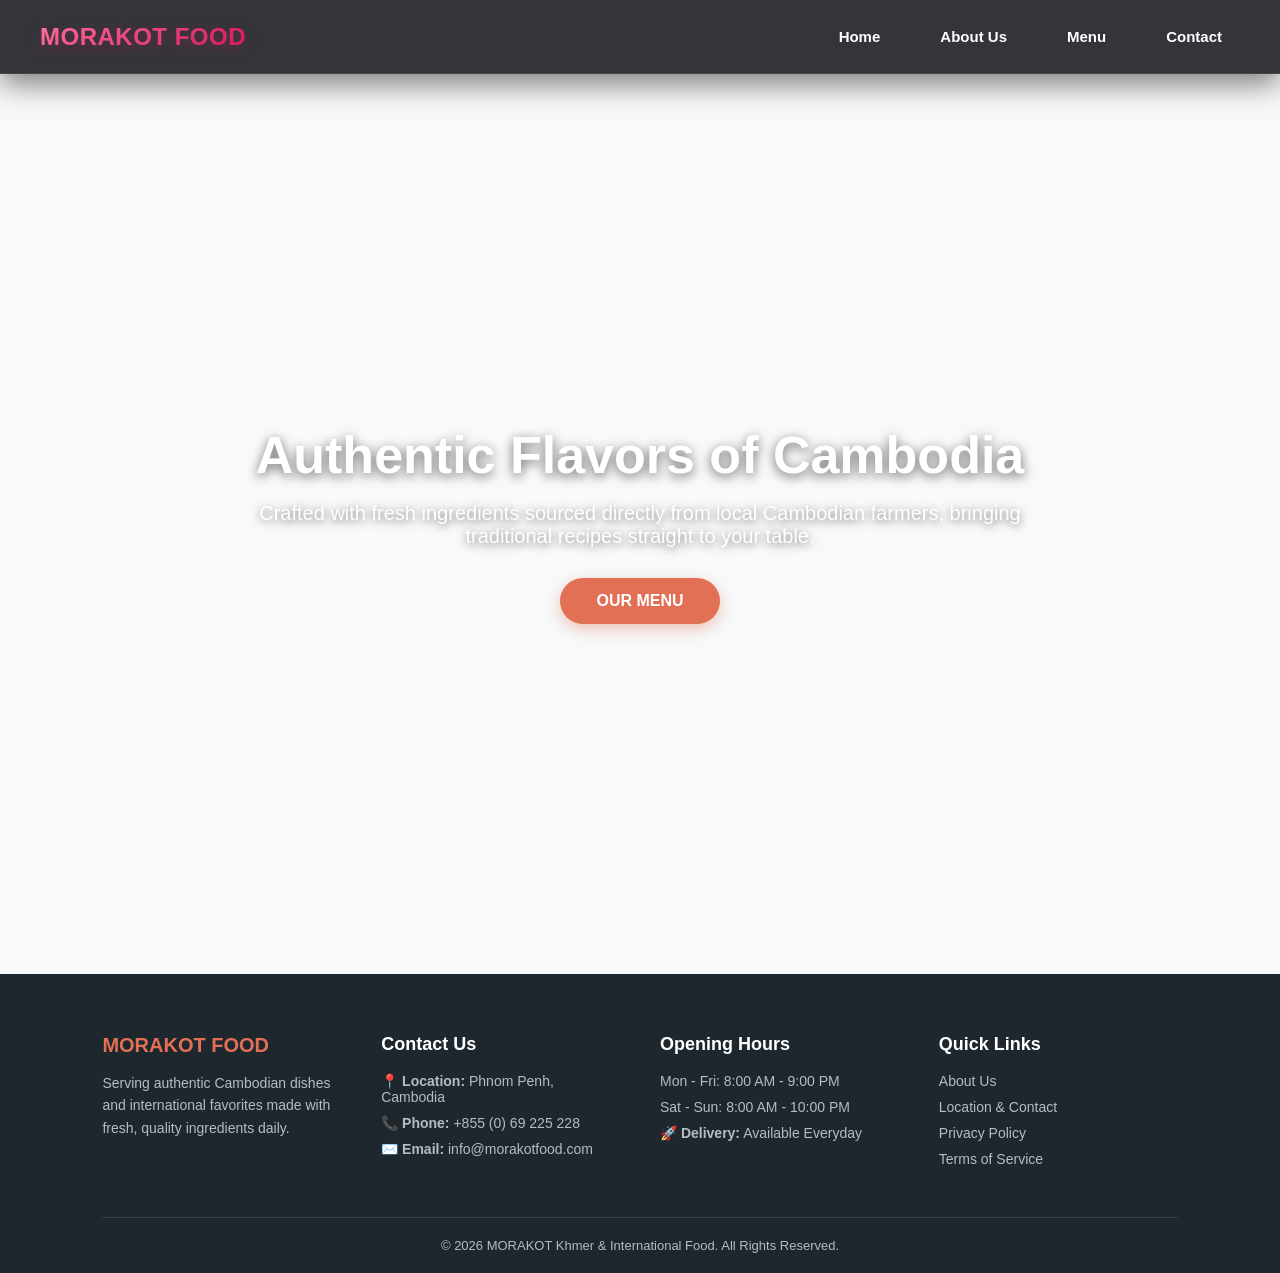
<file: index.html>
<!DOCTYPE html>
<html lang="en">
<head>
    <meta charset="UTF-8">
    <meta name="viewport" content="width=device-width, initial-scale=1.0">
    <title>Morakot Khmer Food</title>
    <link rel="stylesheet" href="style.css">
</head>
<body>

<!DOCTYPE html>
<html lang="en">
<head>
    <meta charset="UTF-8">
    <!-- 1. CRITICAL FOR PHONES: Place this inside <head> -->
    <meta name="viewport" content="width=device-width, initial-scale=1.0">
    <title>Morakot Food</title>
    
    <!-- Link to your CSS file -->
    <link rel="stylesheet" href="style.css">
</head>
<body>

    <!-- 2. HEADER STRUCTURE: Place this at the top of <body> -->
    <header>
        <div class="logo">MORAKOT FOOD</div>
        
        <!-- Mobile Hamburger Toggle Button -->
        <button class="menu-toggle" id="mobile-menu-btn" aria-label="Toggle Navigation">
            <span></span>
            <span></span>
            <span></span>
        </button>

        <!-- Navigation Links -->
        <nav id="nav-menu">
            <a href="index.html">Home</a>
            <a href="about.html">About Us</a>
            <a href="menu.html">Menu</a>
            <a href="contact.html">Contact</a>
        </nav>
    </header>

    <!-- Rest of your website content (Hero, Menu, Footer, etc.) -->

    <!-- 3. JAVASCRIPT: Place at the VERY BOTTOM right before </body> -->
    <script>
        const menuBtn = document.getElementById('mobile-menu-btn');
        const navMenu = document.getElementById('nav-menu');

        if (menuBtn && navMenu) {
            menuBtn.addEventListener('click', (e) => {
                e.stopPropagation();
                menuBtn.classList.toggle('active');
                navMenu.classList.toggle('active');
            });

            document.querySelectorAll('nav a').forEach(link => {
                link.addEventListener('click', () => {
                    menuBtn.classList.remove('active');
                    navMenu.classList.remove('active');
                });
            });
        }
    </script>
</body>
</html>

<section class="hero">
    <!-- Background Slideshow -->
    <div class="slideshow">
        <div class="slide" style="background-image: linear-gradient(rgba(0,0,0,0.55), rgba(0,0,0,0.55)), url('home-banner.jpg');"></div>
        <div class="slide" style="background-image: linear-gradient(rgba(0,0,0,0.55), rgba(0,0,0,0.55)), url('khfin1.jpg');"></div>
        <div class="slide" style="background-image: linear-gradient(rgba(0,0,0,0.55), rgba(0,0,0,0.55)), url('khfin2.jpg');"></div>
    </div>

    <!-- Hero Text -->
    <div class="hero-content">
        <h1>Authentic Flavors of Cambodia</h1>
        <p>Crafted with fresh ingredients sourced directly from local Cambodian farmers, bringing traditional recipes straight to your table.</p>
        <a href="menu.html" class="btn-hero">Our Menu</a>
    </div>
</section>

<footer>
    <div class="footer-container">
        <!-- Column 1: About & Logo -->
        <div class="footer-col" id="about">
            <h3 class="footer-logo">MORAKOT FOOD</h3>
            <p class="footer-desc">Serving authentic Cambodian dishes and international favorites made with fresh, quality ingredients daily.</p>
        </div>

        <!-- Column 2: Location & Contact -->
        <div class="footer-col" id="contact">
            <h4>Contact Us</h4>
            <ul class="footer-info">
                <li>📍 <strong>Location:</strong> Phnom Penh, Cambodia</li>
                <li>📞 <strong>Phone:</strong> +855 (0) 69 225 228</li>
                <li>✉️ <strong>Email:</strong> info@morakotfood.com</li>
            </ul>
        </div>

        <!-- Column 3: Hours -->
        <div class="footer-col">
            <h4>Opening Hours</h4>
            <ul class="footer-info">
                <li>Mon - Fri: 8:00 AM - 9:00 PM</li>
                <li>Sat - Sun: 8:00 AM - 10:00 PM</li>
                <li>🚀 <strong>Delivery:</strong> Available Everyday</li>
            </ul>
        </div>

        <!-- Column 4: Quick Links -->
        <div class="footer-col">
            <h4>Quick Links</h4>
            <ul class="footer-links-list">
                <li><a href="about.html">About Us</a></li>
                <li><a href="contact.html">Location & Contact</a></li>
                <li><a href="Privacy Policy.html">Privacy Policy</a></li>
                <li><a href="Terms of Service.html">Terms of Service</a></li>
            </ul>
        </div>
    </div>

    <div class="footer-bottom">
        <p>© 2026 MORAKOT Khmer & International Food. All Rights Reserved.</p>
    </div>
</footer>
    
</body>
</html>
</file>
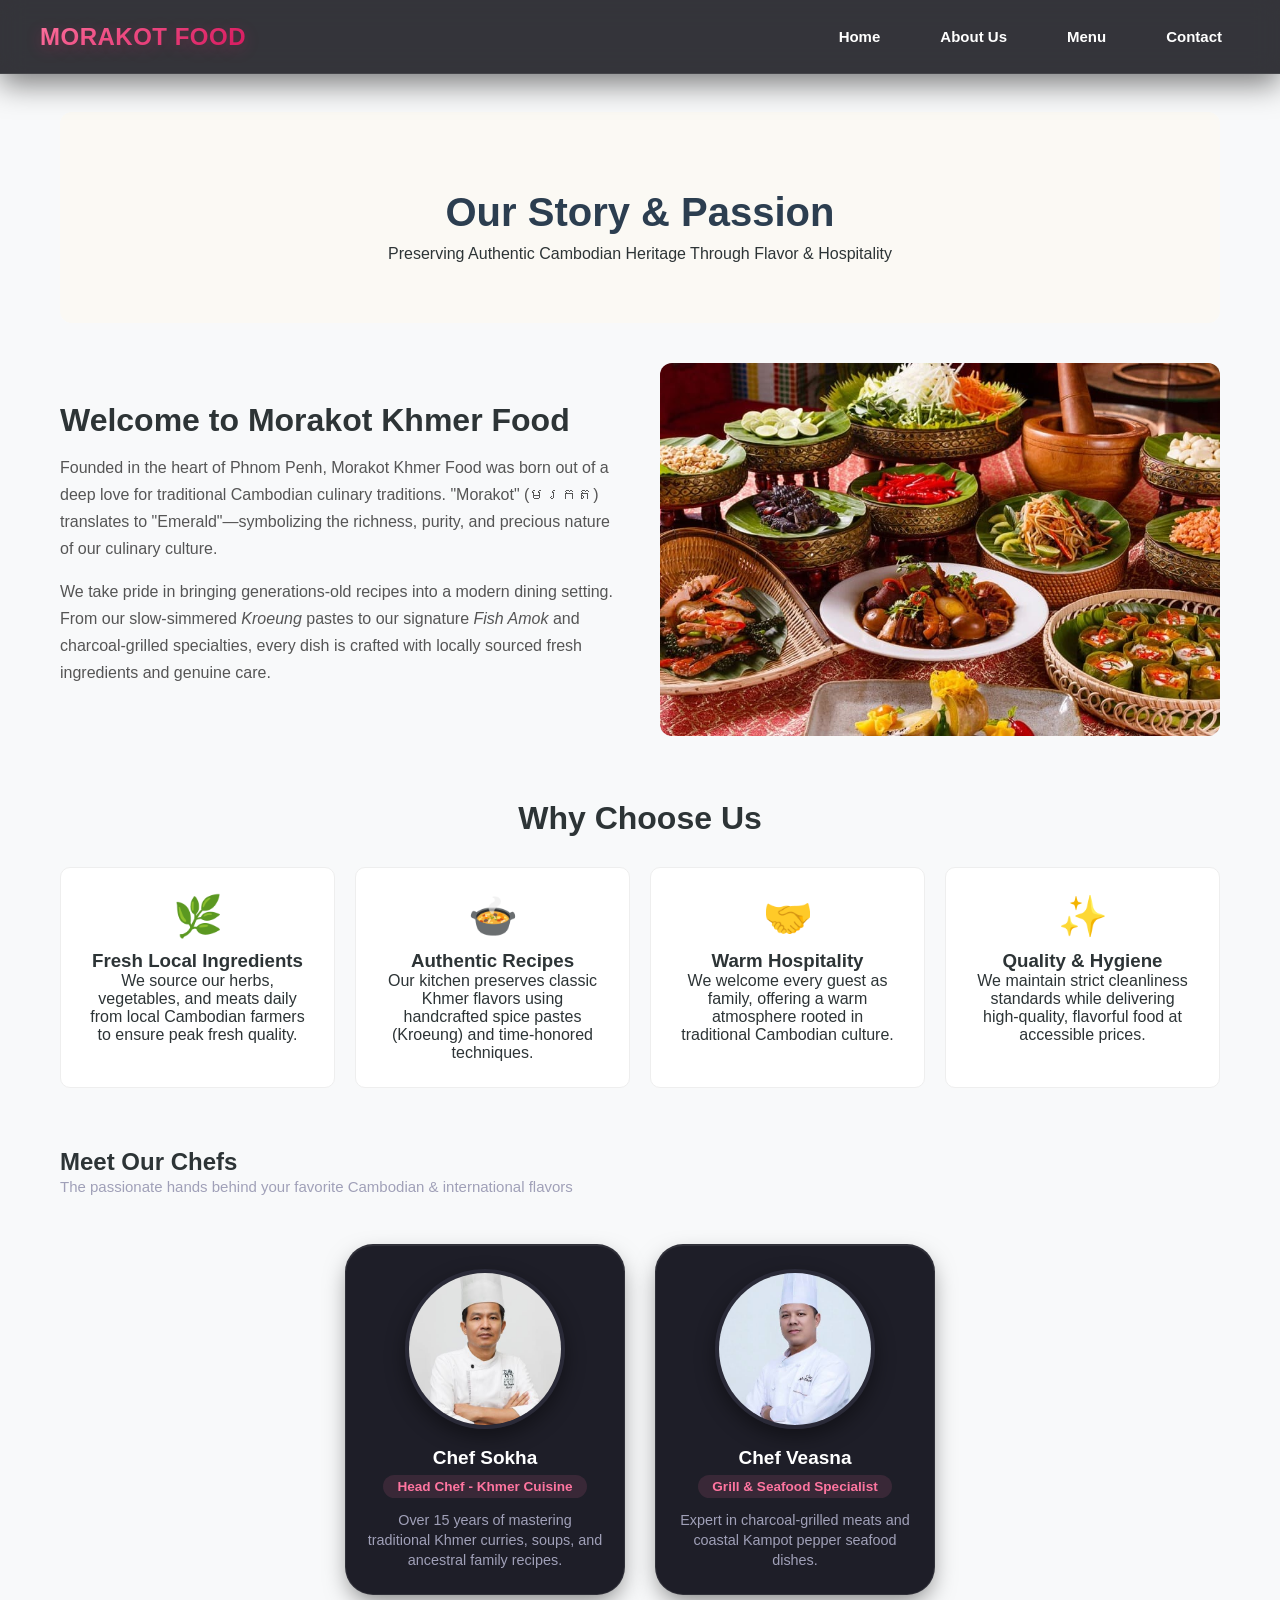
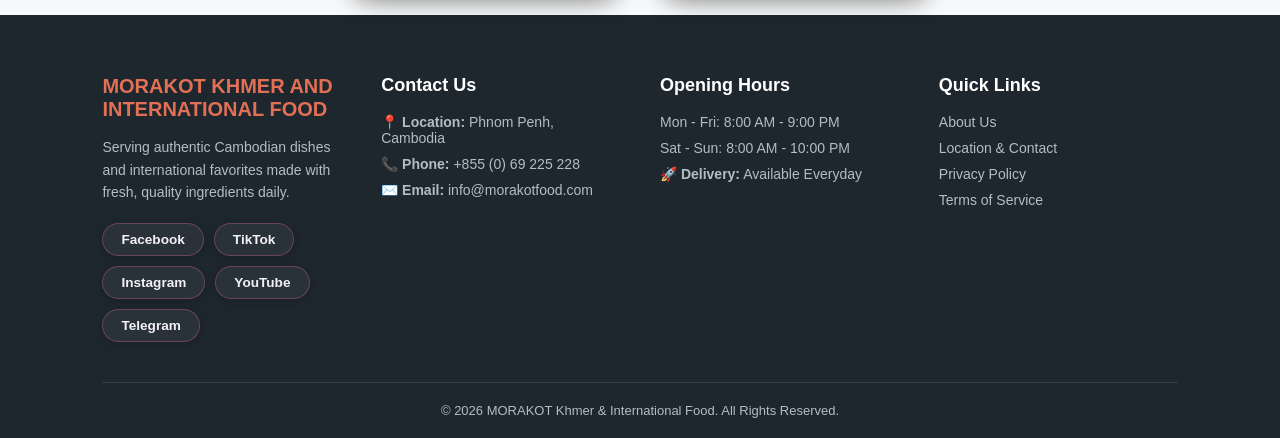
<file: about.html>
<!DOCTYPE html>
<html lang="en">
<head>
    <meta charset="UTF-8">
    <meta name="viewport" content="width=device-width, initial-scale=1.0">
    <title>About Us - Morakot Khmer Food</title>
    <link rel="stylesheet" href="style.css">
</head>
<body>

   <!DOCTYPE html>
<html lang="en">
<head>
    <meta charset="UTF-8">
    <!-- 1. CRITICAL FOR PHONES: Place this inside <head> -->
    <meta name="viewport" content="width=device-width, initial-scale=1.0">
    <title>Morakot Food</title>
    
    <!-- Link to your CSS file -->
    <link rel="stylesheet" href="style.css">
</head>
<body>

    <!-- 2. HEADER STRUCTURE: Place this at the top of <body> -->
    <header>
        <div class="logo">MORAKOT FOOD</div>
        
        <!-- Mobile Hamburger Toggle Button -->
        <button class="menu-toggle" id="mobile-menu-btn" aria-label="Toggle Navigation">
            <span></span>
            <span></span>
            <span></span>
        </button>

        <!-- Navigation Links -->
        <nav id="nav-menu">
            <a href="index.html">Home</a>
            <a href="about.html">About Us</a>
            <a href="menu.html">Menu</a>
            <a href="contact.html">Contact</a>
        </nav>
    </header>

    <!-- Rest of your website content (Hero, Menu, Footer, etc.) -->

    <!-- 3. JAVASCRIPT: Place at the VERY BOTTOM right before </body> -->
    <script>
        const menuBtn = document.getElementById('mobile-menu-btn');
        const navMenu = document.getElementById('nav-menu');

        if (menuBtn && navMenu) {
            menuBtn.addEventListener('click', (e) => {
                e.stopPropagation();
                menuBtn.classList.toggle('active');
                navMenu.classList.toggle('active');
            });

            document.querySelectorAll('nav a').forEach(link => {
                link.addEventListener('click', () => {
                    menuBtn.classList.remove('active');
                    navMenu.classList.remove('active');
                });
            });
        }
    </script>
</body>
</html>
<br>
    <!-- MAIN CONTENT: ABOUT US -->
    <main class="about-container">
        
        <!-- Hero Banner -->
        <section class="about-hero">
            <br>
            <h1>Our Story & Passion</h1>
            <p>Preserving Authentic Cambodian Heritage Through Flavor & Hospitality</p>
        </section>

        <!-- Story Section -->
        <section class="about-story">
            <div class="story-text">
                <h2>Welcome to Morakot Khmer Food</h2>
                <p>Founded in the heart of Phnom Penh, Morakot Khmer Food was born out of a deep love for traditional Cambodian culinary traditions. "Morakot" (មរកត) translates to "Emerald"—symbolizing the richness, purity, and precious nature of our culinary culture.</p>
                <p>We take pride in bringing generations-old recipes into a modern dining setting. From our slow-simmered <em>Kroeung</em> pastes to our signature <em>Fish Amok</em> and charcoal-grilled specialties, every dish is crafted with locally sourced fresh ingredients and genuine care.</p>
            </div>
            <div class="story-image">
                <img src="khfin1.jpg" alt="Morakot Khmer Kitchen Prep">
            </div>
        </section>

        <!-- Values Grid -->
        <section class="about-values">
            <h2>Why Choose Us</h2>
            <div class="values-grid">
                
                <div class="value-card">
                    <div class="value-icon">🌿</div>
                    <h3>Fresh Local Ingredients</h3>
                    <p>We source our herbs, vegetables, and meats daily from local Cambodian farmers to ensure peak fresh quality.</p>
                </div>

                <div class="value-card">
                    <div class="value-icon">🍲</div>
                    <h3>Authentic Recipes</h3>
                    <p>Our kitchen preserves classic Khmer flavors using handcrafted spice pastes (Kroeung) and time-honored techniques.</p>
                </div>

                <div class="value-card">
                    <div class="value-icon">🤝</div>
                    <h3>Warm Hospitality</h3>
                    <p>We welcome every guest as family, offering a warm atmosphere rooted in traditional Cambodian culture.</p>
                </div>

                <div class="value-card">
                    <div class="value-icon">✨</div>
                    <h3>Quality & Hygiene</h3>
                    <p>We maintain strict cleanliness standards while delivering high-quality, flavorful food at accessible prices.</p>
                </div>

            </div>
        </section>

        <!-- Team Highlights -->
        <section class="about-team">
            <h2>Meet Our Chefs</h2>
            <p class="team-subtitle">The passionate hands behind your favorite Cambodian & international flavors</p>
            
            <div class="team-grid">
                <div class="team-card">
                    <img src="chefman.jpg" alt="Head Chef">
                    <h3>Chef Sokha</h3>
                    <span>Head Chef - Khmer Cuisine</span>
                    <p>Over 15 years of mastering traditional Khmer curries, soups, and ancestral family recipes.</p>
                </div>

                <div class="team-card">
                    <img src="cheflolo.jpg" alt="Sous Chef">
                    <h3>Chef Veasna</h3>
                    <span>Grill & Seafood Specialist</span>
                    <p>Expert in charcoal-grilled meats and coastal Kampot pepper seafood dishes.</p>
                </div>
            </div>
        </section>

    </main>

<footer>
    <div class="footer-container">
        <!-- Column 1: About, Logo & Social Media Links -->
        <div class="footer-col" id="about">
            <h3 class="footer-logo">MORAKOT KHMER AND INTERNATIONAL FOOD</h3>
            <p class="footer-desc">Serving authentic Cambodian dishes and international favorites made with fresh, quality ingredients daily.</p>
            
            <!-- Social Media Text Badges -->
            <div class="footer-socials-text">
                <a href="https://facebook.com" target="_blank" class="social-badge">Facebook</a>
                <a href="https://tiktok.com" target="_blank" class="social-badge">TikTok</a>
                <a href="https://instagram.com" target="_blank" class="social-badge">Instagram</a>
                <a href="https://youtube.com" target="_blank" class="social-badge">YouTube</a>
                <a href="https://t.me" target="_blank" class="social-badge">Telegram</a>
            </div>
        </div>

        <!-- Column 2: Location & Contact -->
        <div class="footer-col" id="contact">
            <h4>Contact Us</h4>
            <ul class="footer-info">
                <li>📍 <strong>Location:</strong> Phnom Penh, Cambodia</li>
                <li>📞 <strong>Phone:</strong> +855 (0) 69 225 228</li>
                <li>✉️ <strong>Email:</strong> info@morakotfood.com</li>
            </ul>
        </div>

        <!-- Column 3: Hours -->
        <div class="footer-col">
            <h4>Opening Hours</h4>
            <ul class="footer-info">
                <li>Mon - Fri: 8:00 AM - 9:00 PM</li>
                <li>Sat - Sun: 8:00 AM - 10:00 PM</li>
                <li>🚀 <strong>Delivery:</strong> Available Everyday</li>
            </ul>
        </div>

        <!-- Column 4: Quick Links -->
        <div class="footer-col">
            <h4>Quick Links</h4>
            <ul class="footer-links-list">
                <li><a href="about.html">About Us</a></li>
                <li><a href="contact.html">Location & Contact</a></li>
                <li><a href="Privacy Policy.html">Privacy Policy</a></li>
                <li><a href="Terms of Service.html">Terms of Service</a></li>
            </ul>
        </div>
    </div>

    <div class="footer-bottom">
        <p>© 2026 MORAKOT Khmer & International Food. All Rights Reserved.</p>
    </div>
</footer>
    
    
</body>
</html>
</file>
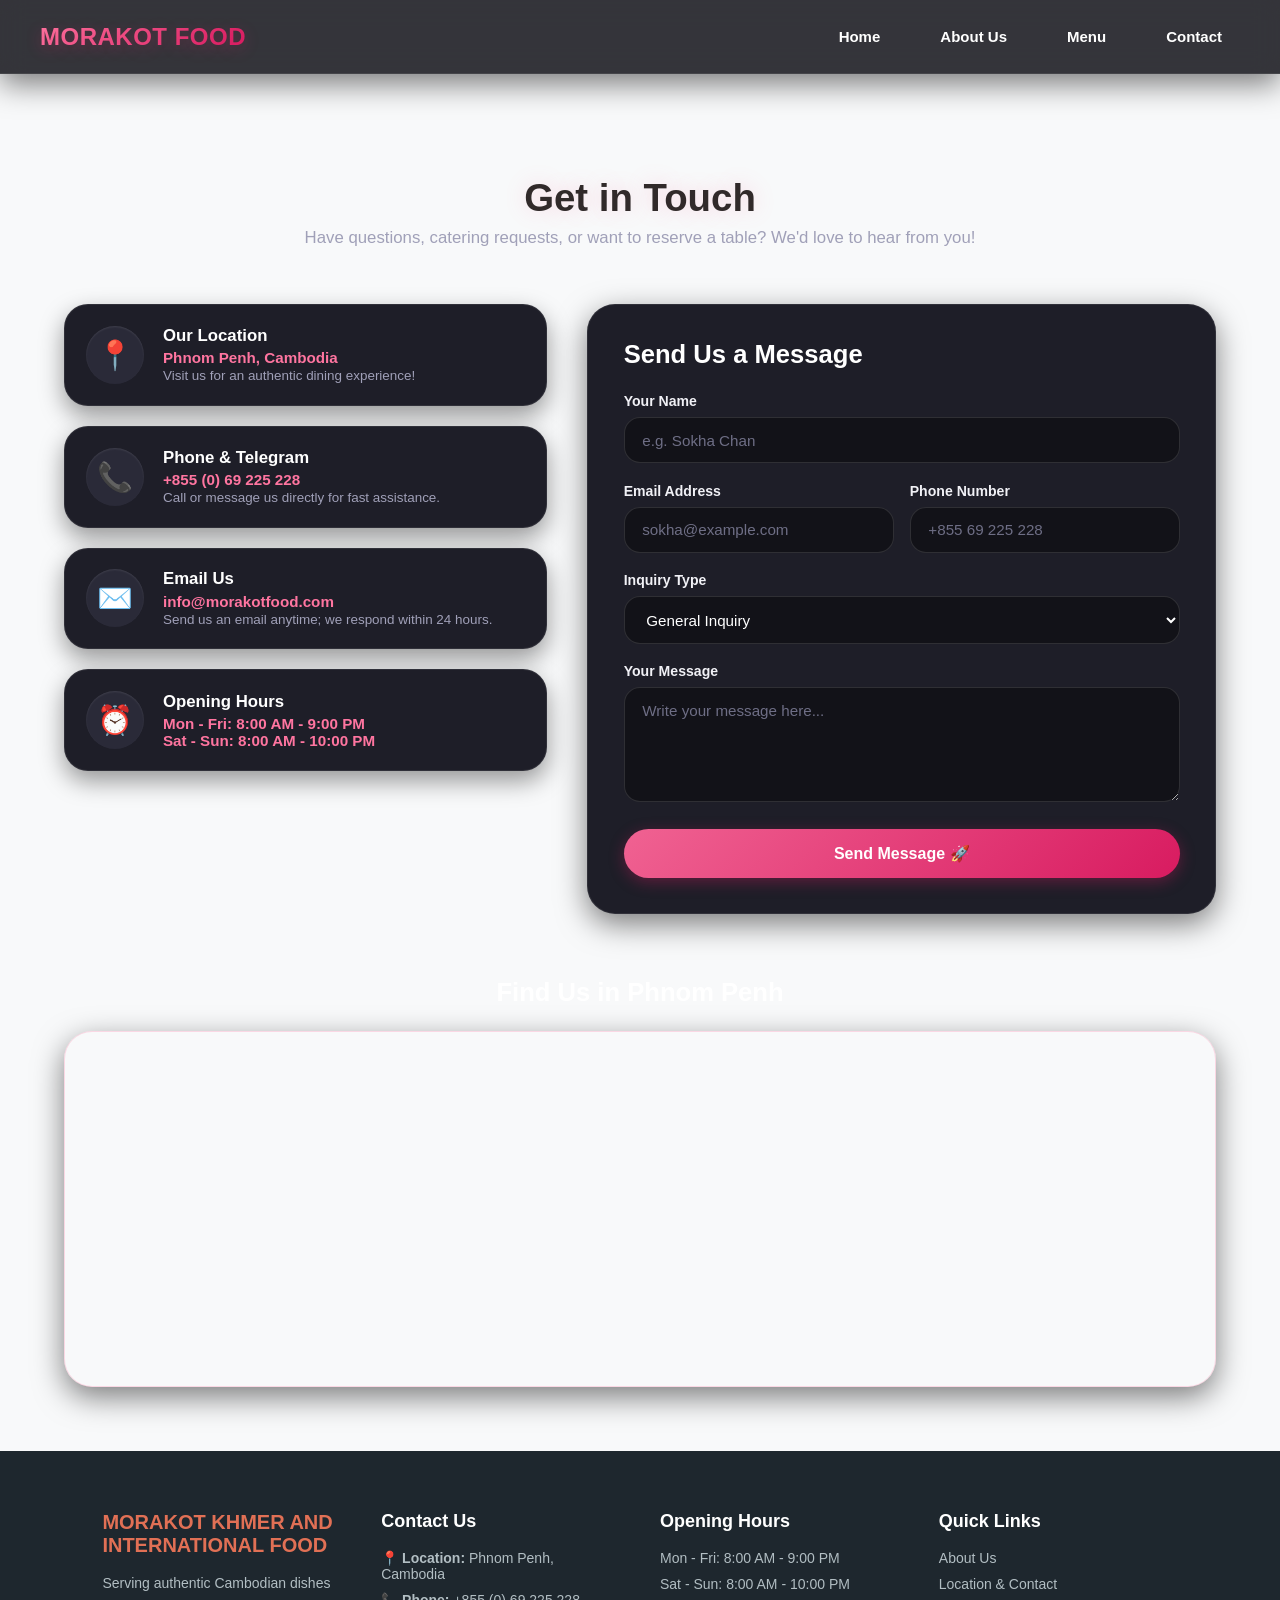
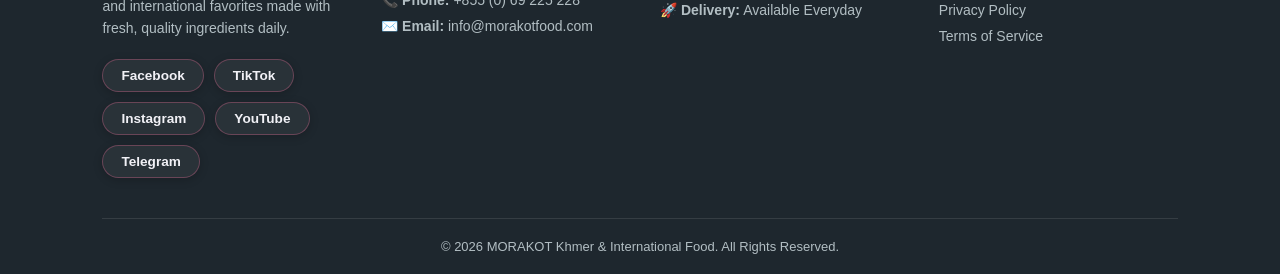
<file: contact.html>
<!DOCTYPE html>
<html lang="en">
<head>
    <meta charset="UTF-8">
    <meta name="viewport" content="width=device-width, initial-scale=1.0">
    <title>Contact Us - MORAKOT Khmer Food</title>
    <link rel="stylesheet" href="style.css">
</head>
<body>

    <!DOCTYPE html>
<html lang="en">
<head>
    <meta charset="UTF-8">
    <!-- 1. CRITICAL FOR PHONES: Place this inside <head> -->
    <meta name="viewport" content="width=device-width, initial-scale=1.0">
    <title>Morakot Food</title>
    
    <!-- Link to your CSS file -->
    <link rel="stylesheet" href="style.css">
</head>
<body>

    <!-- 2. HEADER STRUCTURE: Place this at the top of <body> -->
    <header>
        <div class="logo">MORAKOT FOOD</div>
        
        <!-- Mobile Hamburger Toggle Button -->
        <button class="menu-toggle" id="mobile-menu-btn" aria-label="Toggle Navigation">
            <span></span>
            <span></span>
            <span></span>
        </button>

        <!-- Navigation Links -->
        <nav id="nav-menu">
            <a href="index.html">Home</a>
            <a href="about.html">About Us</a>
            <a href="menu.html">Menu</a>
            <a href="contact.html">Contact</a>
        </nav>
    </header>

    <!-- Rest of your website content (Hero, Menu, Footer, etc.) -->

    <!-- 3. JAVASCRIPT: Place at the VERY BOTTOM right before </body> -->
    <script>
        const menuBtn = document.getElementById('mobile-menu-btn');
        const navMenu = document.getElementById('nav-menu');

        if (menuBtn && navMenu) {
            menuBtn.addEventListener('click', (e) => {
                e.stopPropagation();
                menuBtn.classList.toggle('active');
                navMenu.classList.toggle('active');
            });

            document.querySelectorAll('nav a').forEach(link => {
                link.addEventListener('click', () => {
                    menuBtn.classList.remove('active');
                    navMenu.classList.remove('active');
                });
            });
        }
    </script>
</body>
</html>
    <br>
    <br>
    <!-- CONTACT HERO BANNER -->
    <section class="contact-hero">
        <br>
        <h1>Get in Touch</h1>
        <p>Have questions, catering requests, or want to reserve a table? We'd love to hear from you!</p>
    </section>

    <!-- MAIN CONTACT CONTAINER -->
    <main class="contact-container">
        
        <!-- LEFT COLUMN: Contact Cards & Info -->
        <div class="contact-info-wrapper">
            
            <div class="contact-bubble-card">
                <div class="contact-icon">📍</div>
                <div class="contact-details">
                    <h3>Our Location</h3>
                    <p>Phnom Penh, Cambodia</p>
                    <span>Visit us for an authentic dining experience!</span>
                </div>
            </div>

            <div class="contact-bubble-card">
                <div class="contact-icon">📞</div>
                <div class="contact-details">
                    <h3>Phone & Telegram</h3>
                    <p>+855 (0) 69 225 228</p>
                    <span>Call or message us directly for fast assistance.</span>
                </div>
            </div>

            <div class="contact-bubble-card">
                <div class="contact-icon">✉️</div>
                <div class="contact-details">
                    <h3>Email Us</h3>
                    <p>info@morakotfood.com</p>
                    <span>Send us an email anytime; we respond within 24 hours.</span>
                </div>
            </div>

            <div class="contact-bubble-card">
                <div class="contact-icon">⏰</div>
                <div class="contact-details">
                    <h3>Opening Hours</h3>
                    <p>Mon - Fri: 8:00 AM - 9:00 PM</p>
                    <p>Sat - Sun: 8:00 AM - 10:00 PM</p>
                </div>
            </div>

        </div>

        <!-- RIGHT COLUMN: Contact Form -->
        <div class="contact-form-card">
            <h2>Send Us a Message</h2>
            <form action="#" method="POST" class="contact-form">
                
                <div class="form-group">
                    <label for="name">Your Name</label>
                    <input type="text" id="name" name="name" placeholder="e.g. Sokha Chan" required>
                </div>

                <div class="form-row">
                    <div class="form-group">
                        <label for="email">Email Address</label>
                        <input type="email" id="email" name="email" placeholder="sokha@example.com" required>
                    </div>

                    <div class="form-group">
                        <label for="phone">Phone Number</label>
                        <input type="tel" id="phone" name="phone" placeholder="+855 69 225 228">
                    </div>
                </div>

                <div class="form-group">
                    <label for="subject">Inquiry Type</label>
                    <select id="subject" name="subject">
                        <option value="general">General Inquiry</option>
                        <option value="reservation">Table Reservation</option>
                        <option value="catering">Catering Request</option>
                        <option value="feedback">Feedback</option>
                    </select>
                </div>

                <div class="form-group">
                    <label for="message">Your Message</label>
                    <textarea id="message" name="message" rows="5" placeholder="Write your message here..." required></textarea>
                </div>

                <button type="submit" class="submit-btn">Send Message 🚀</button>
            </form>
        </div>

    </main>

    <!-- GOOGLE MAP SECTION -->
    <section class="map-section">
        <h2>Find Us in Phnom Penh</h2>
        <div class="map-container">
            <iframe 
                src="https://www.google.com/maps/embed?pb=!1m18!1m12!1m3!1d125123.63388701918!2d104.85040331002227!3d11.556373801262608!2m3!1f0!2f0!3f0!3m2!1i1024!2i768!4f13.1!3m3!1m2!1s0x3109513dc76a6be3%3A0x9c010ee85a525d1!2sPhnom%20Penh%2C%20Cambodia!5e0!3m2!1sen!2s!4v1710000000000!5m2!1sen!2s" 
                width="100%" 
                height="350" 
                style="border:0;" 
                allowfullscreen="" 
                loading="lazy">
            </iframe>
        </div>
    </section>

<footer>
    <div class="footer-container">
        <!-- Column 1: About, Logo & Social Media Links -->
        <div class="footer-col" id="about">
            <h3 class="footer-logo">MORAKOT KHMER AND INTERNATIONAL FOOD</h3>
            <p class="footer-desc">Serving authentic Cambodian dishes and international favorites made with fresh, quality ingredients daily.</p>
            
            <!-- Social Media Text Badges -->
            <div class="footer-socials-text">
                <a href="https://facebook.com" target="_blank" class="social-badge">Facebook</a>
                <a href="https://tiktok.com" target="_blank" class="social-badge">TikTok</a>
                <a href="https://instagram.com" target="_blank" class="social-badge">Instagram</a>
                <a href="https://youtube.com" target="_blank" class="social-badge">YouTube</a>
                <a href="https://t.me" target="_blank" class="social-badge">Telegram</a>
            </div>
        </div>

        <!-- Column 2: Location & Contact -->
        <div class="footer-col" id="contact">
            <h4>Contact Us</h4>
            <ul class="footer-info">
                <li>📍 <strong>Location:</strong> Phnom Penh, Cambodia</li>
                <li>📞 <strong>Phone:</strong> +855 (0) 69 225 228</li>
                <li>✉️ <strong>Email:</strong> info@morakotfood.com</li>
            </ul>
        </div>

        <!-- Column 3: Hours -->
        <div class="footer-col">
            <h4>Opening Hours</h4>
            <ul class="footer-info">
                <li>Mon - Fri: 8:00 AM - 9:00 PM</li>
                <li>Sat - Sun: 8:00 AM - 10:00 PM</li>
                <li>🚀 <strong>Delivery:</strong> Available Everyday</li>
            </ul>
        </div>

        <!-- Column 4: Quick Links -->
        <div class="footer-col">
            <h4>Quick Links</h4>
            <ul class="footer-links-list">
                <li><a href="about.html">About Us</a></li>
                <li><a href="contact.html">Location & Contact</a></li>
                <li><a href="Privacy Policy.html">Privacy Policy</a></li>
                <li><a href="Terms of Service.html">Terms of Service</a></li>
            </ul>
        </div>
    </div>

    <div class="footer-bottom">
        <p>© 2026 MORAKOT Khmer & International Food. All Rights Reserved.</p>
    </div>
</footer>
    
    
</body>
</html>
</file>
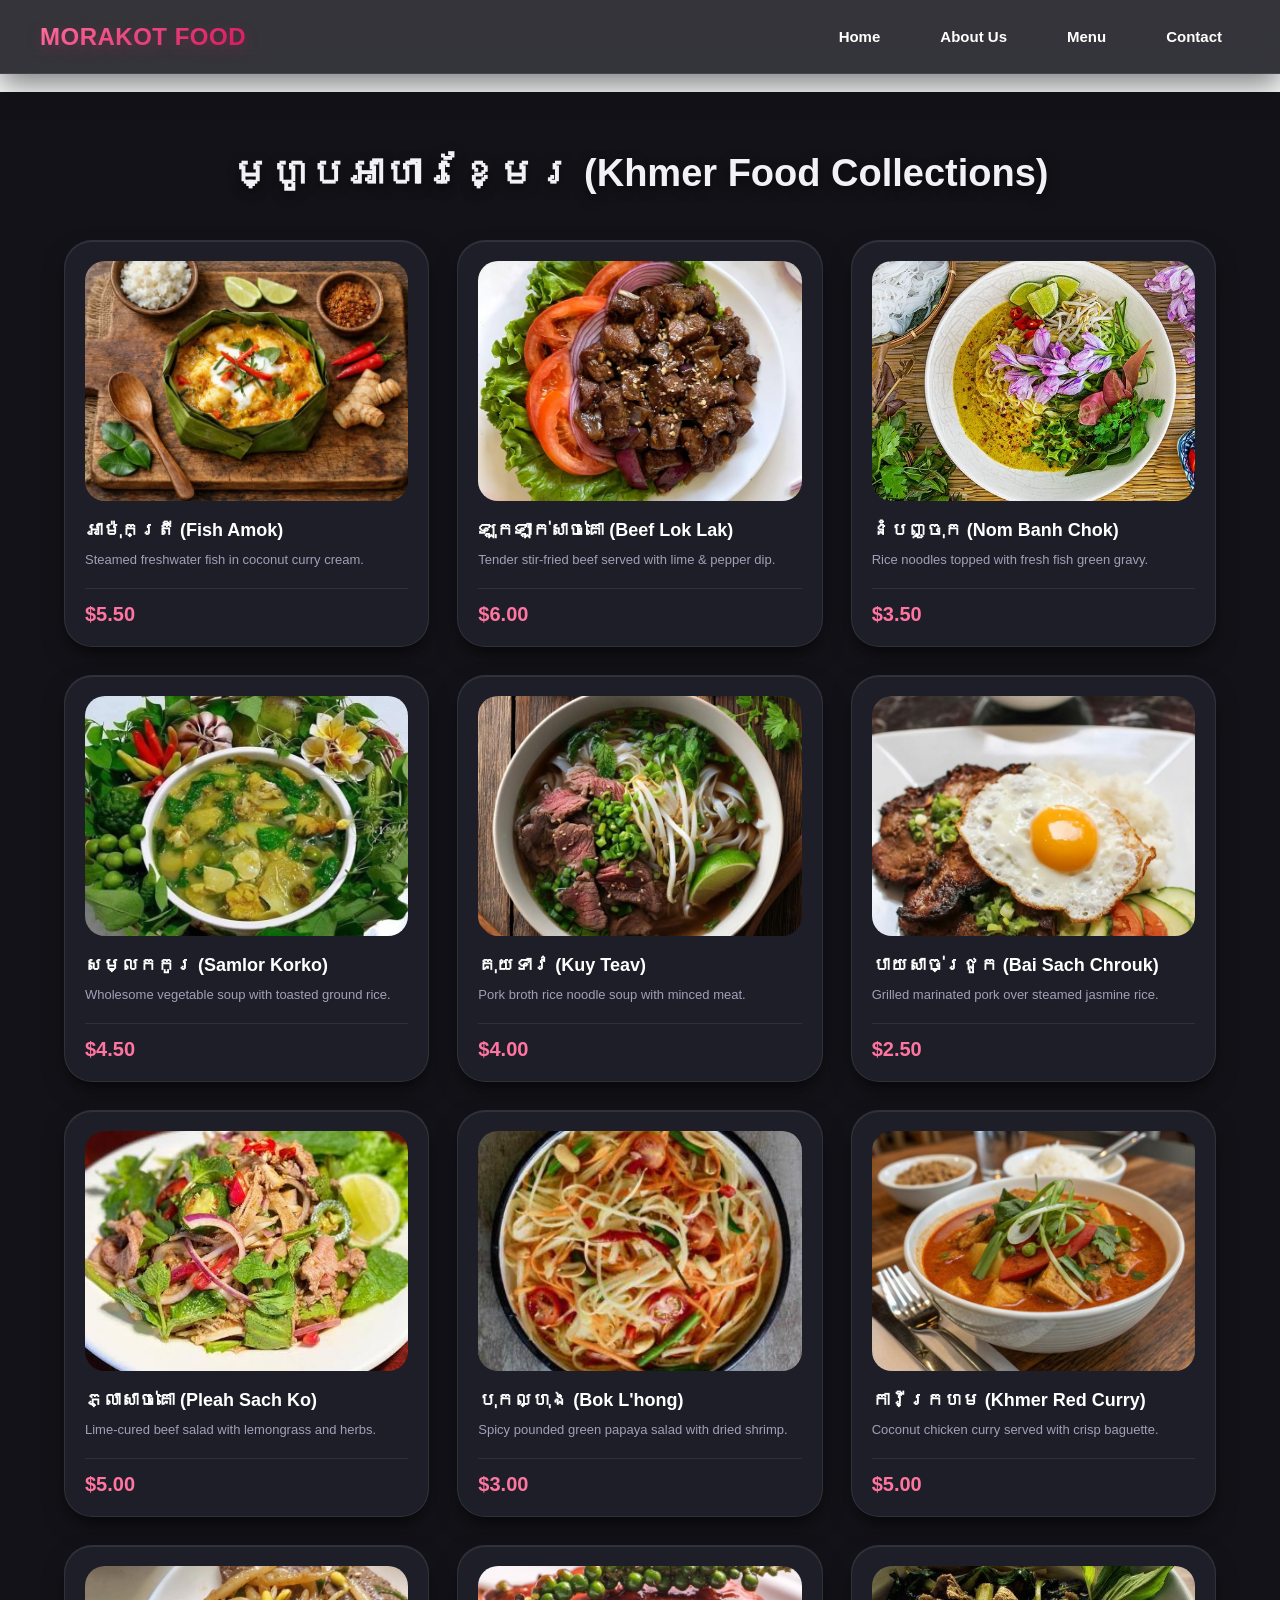
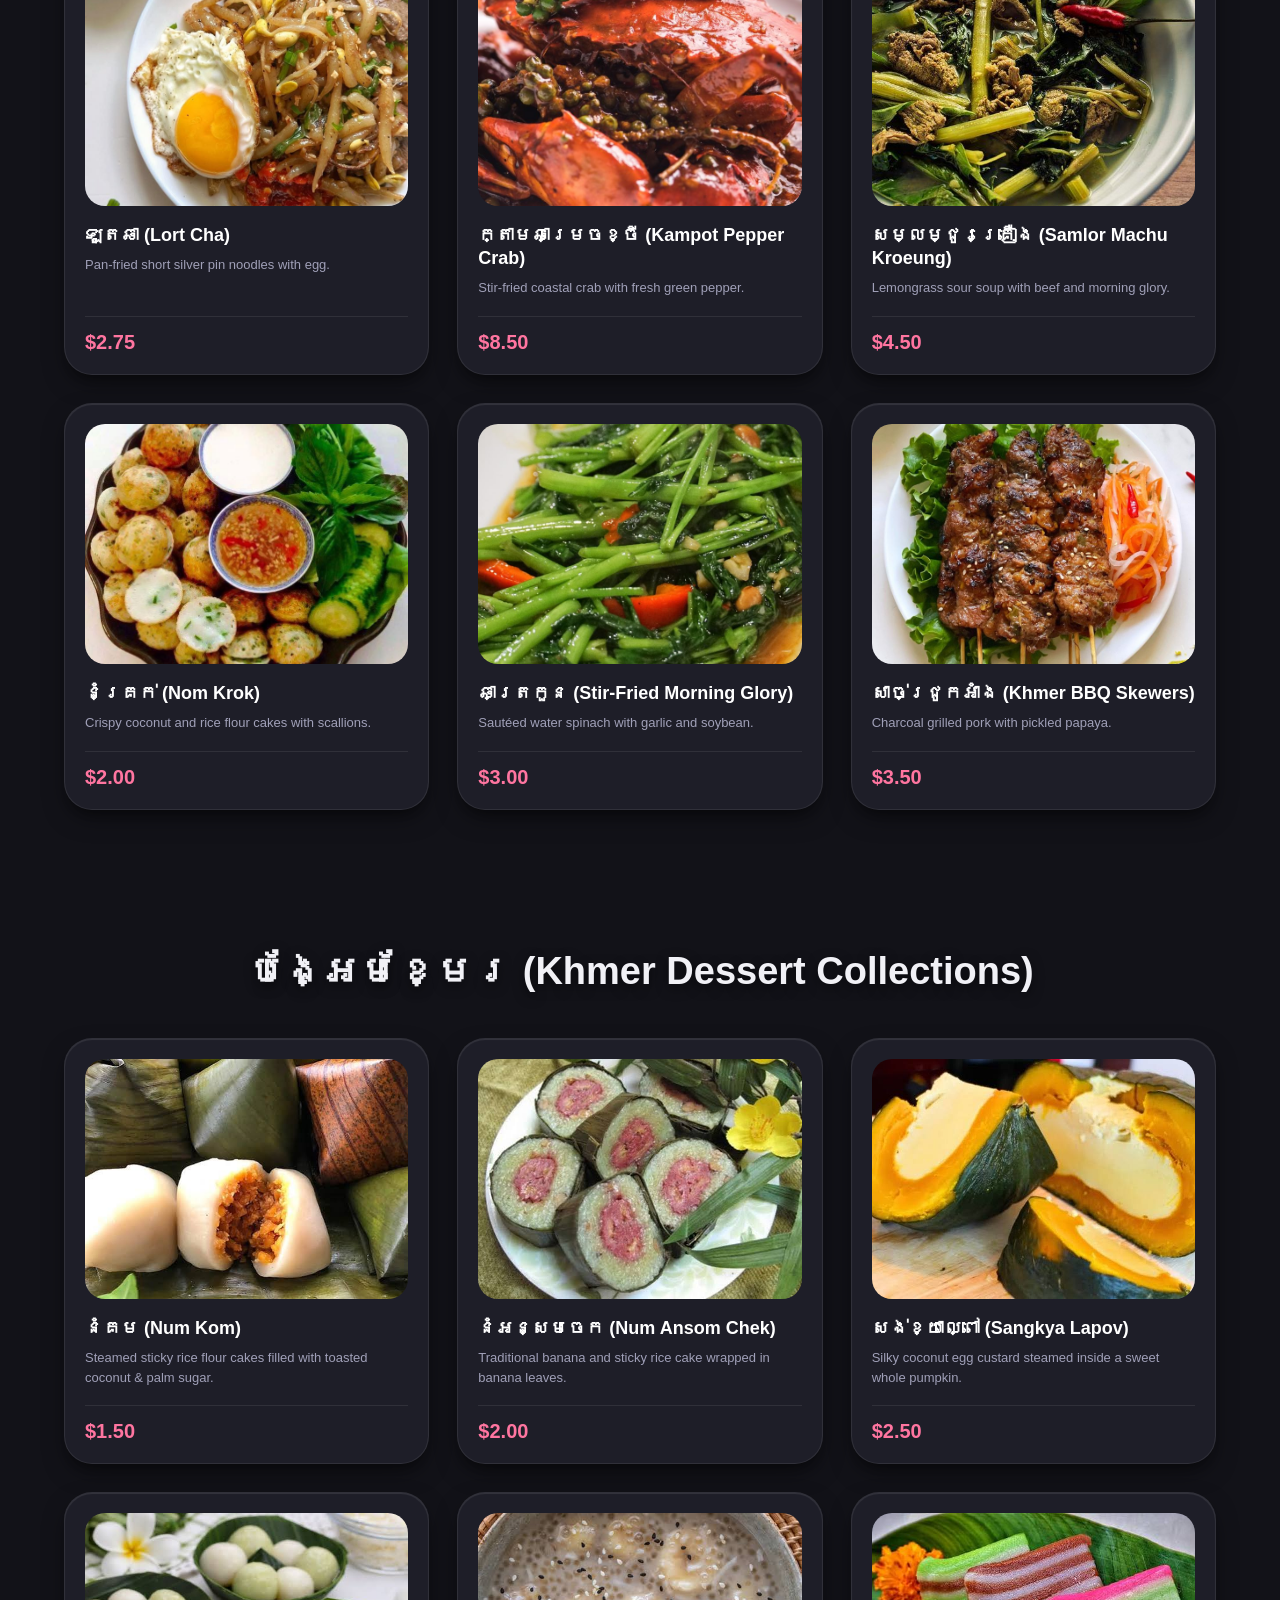
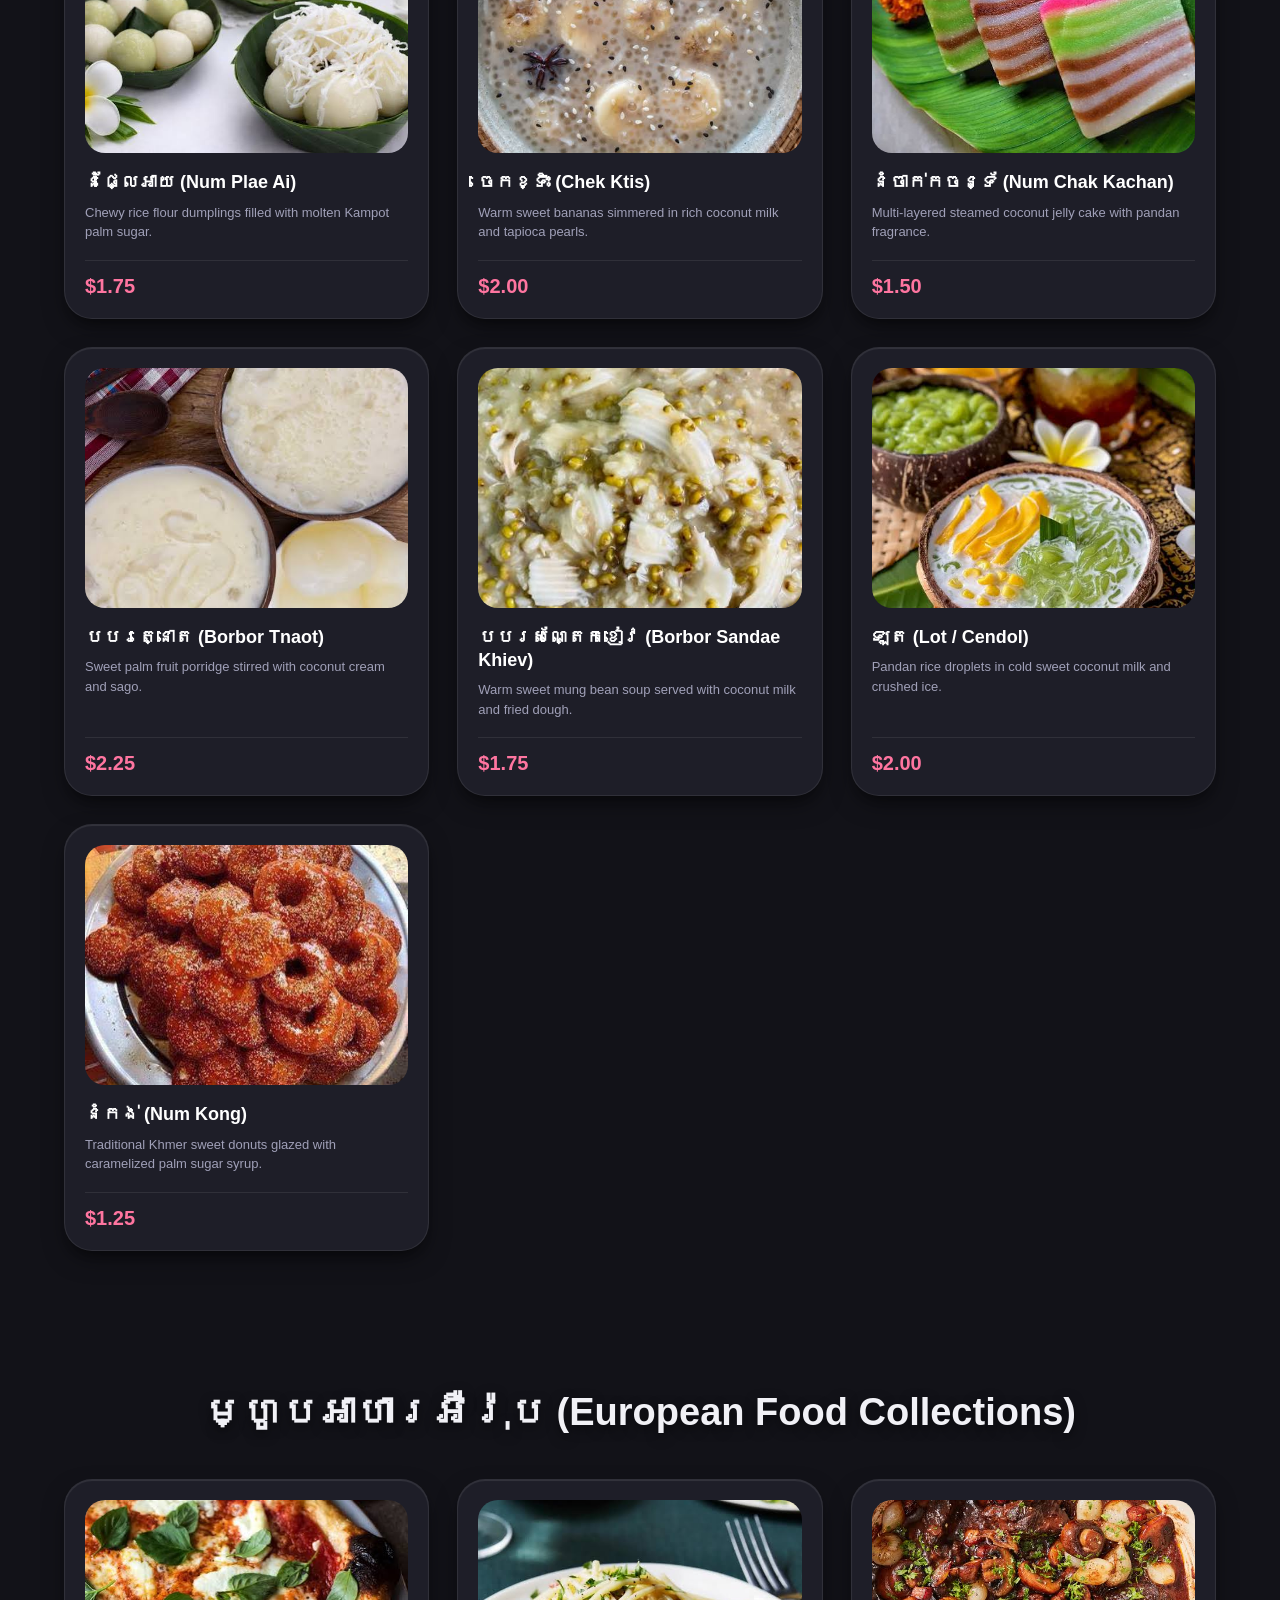
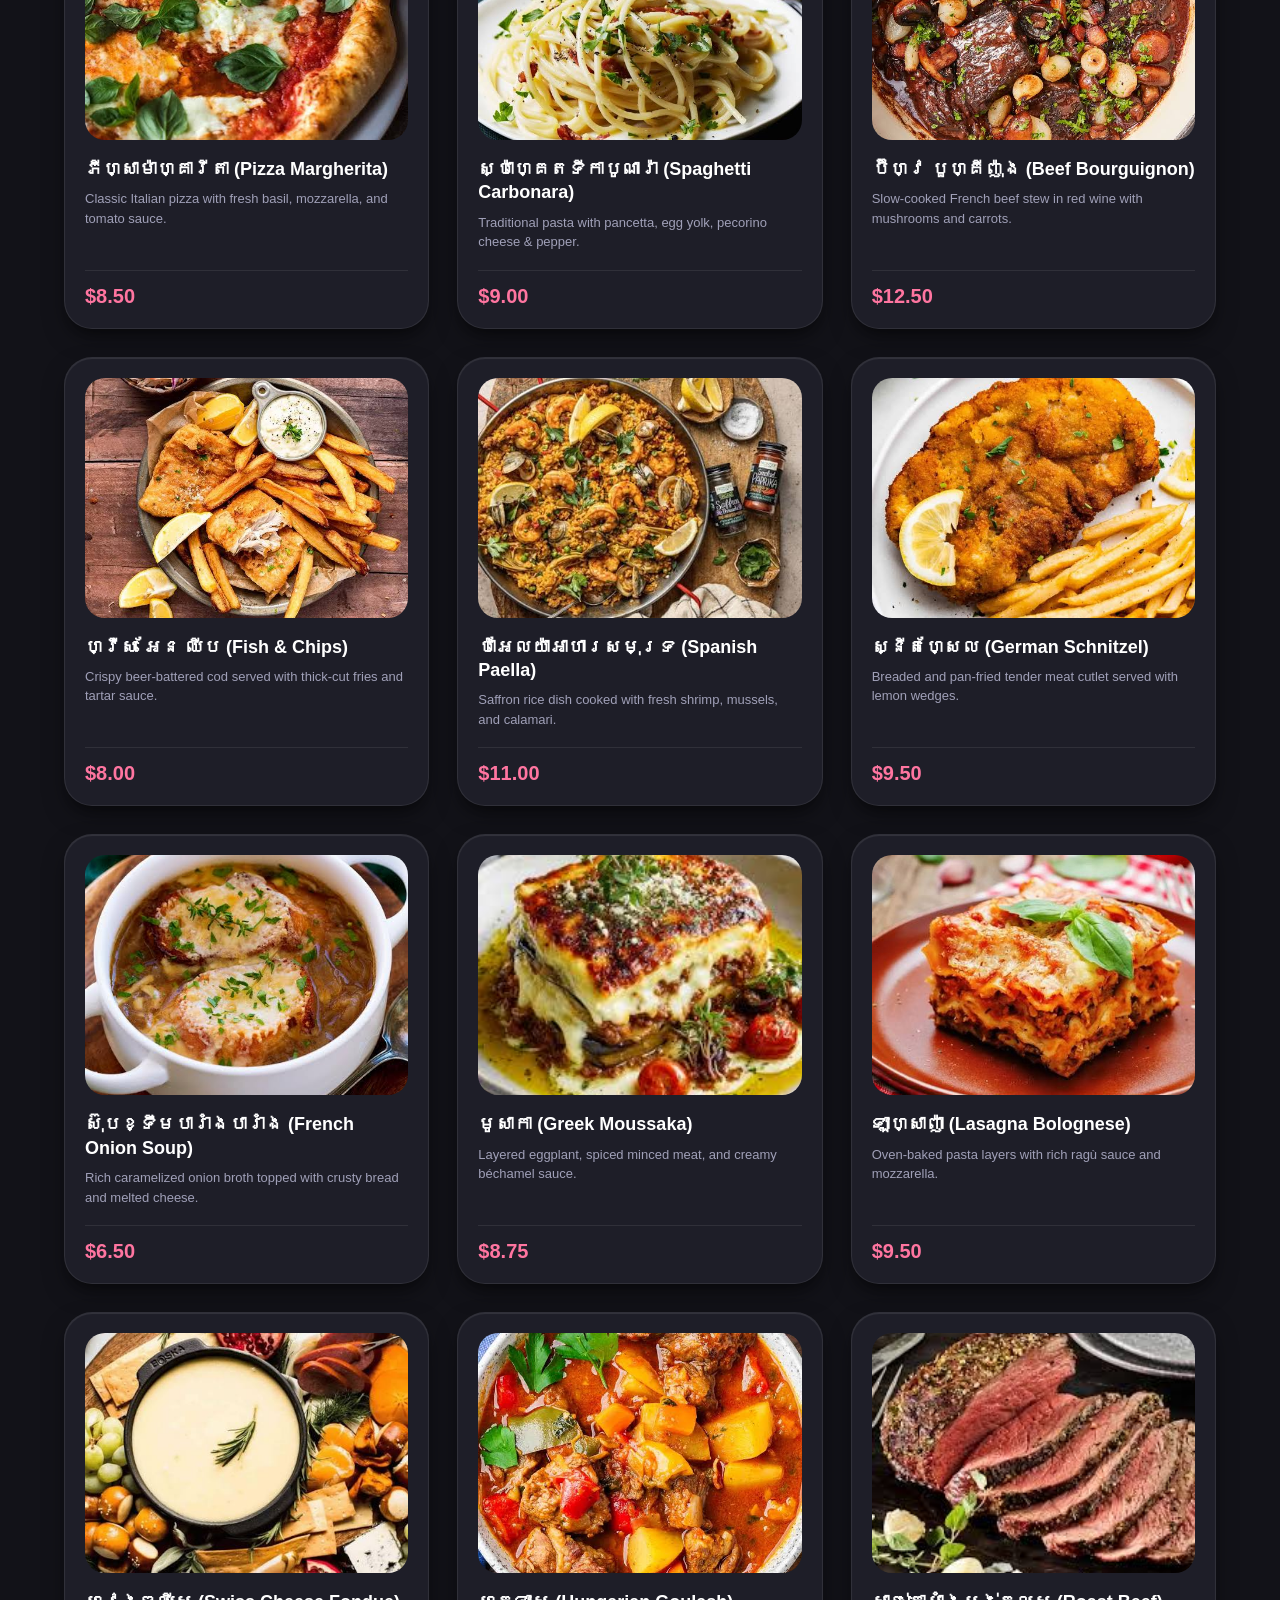
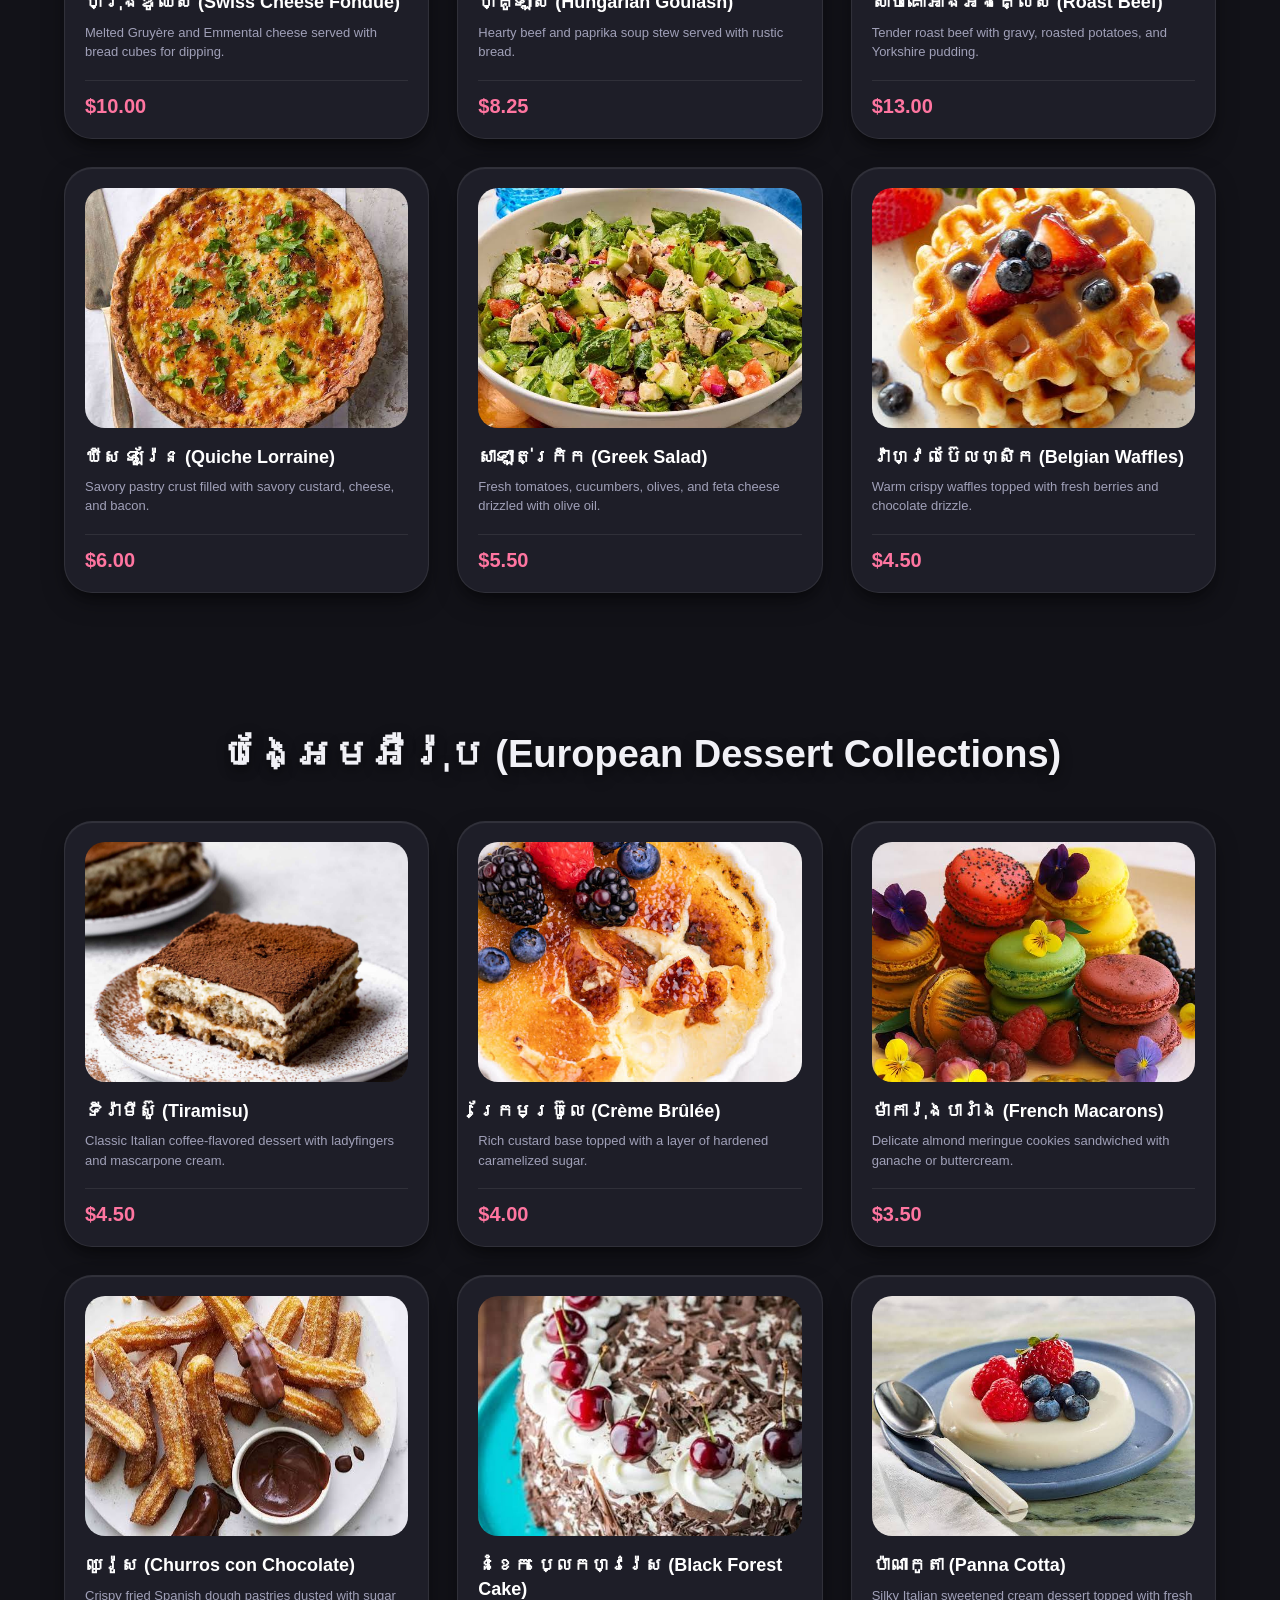
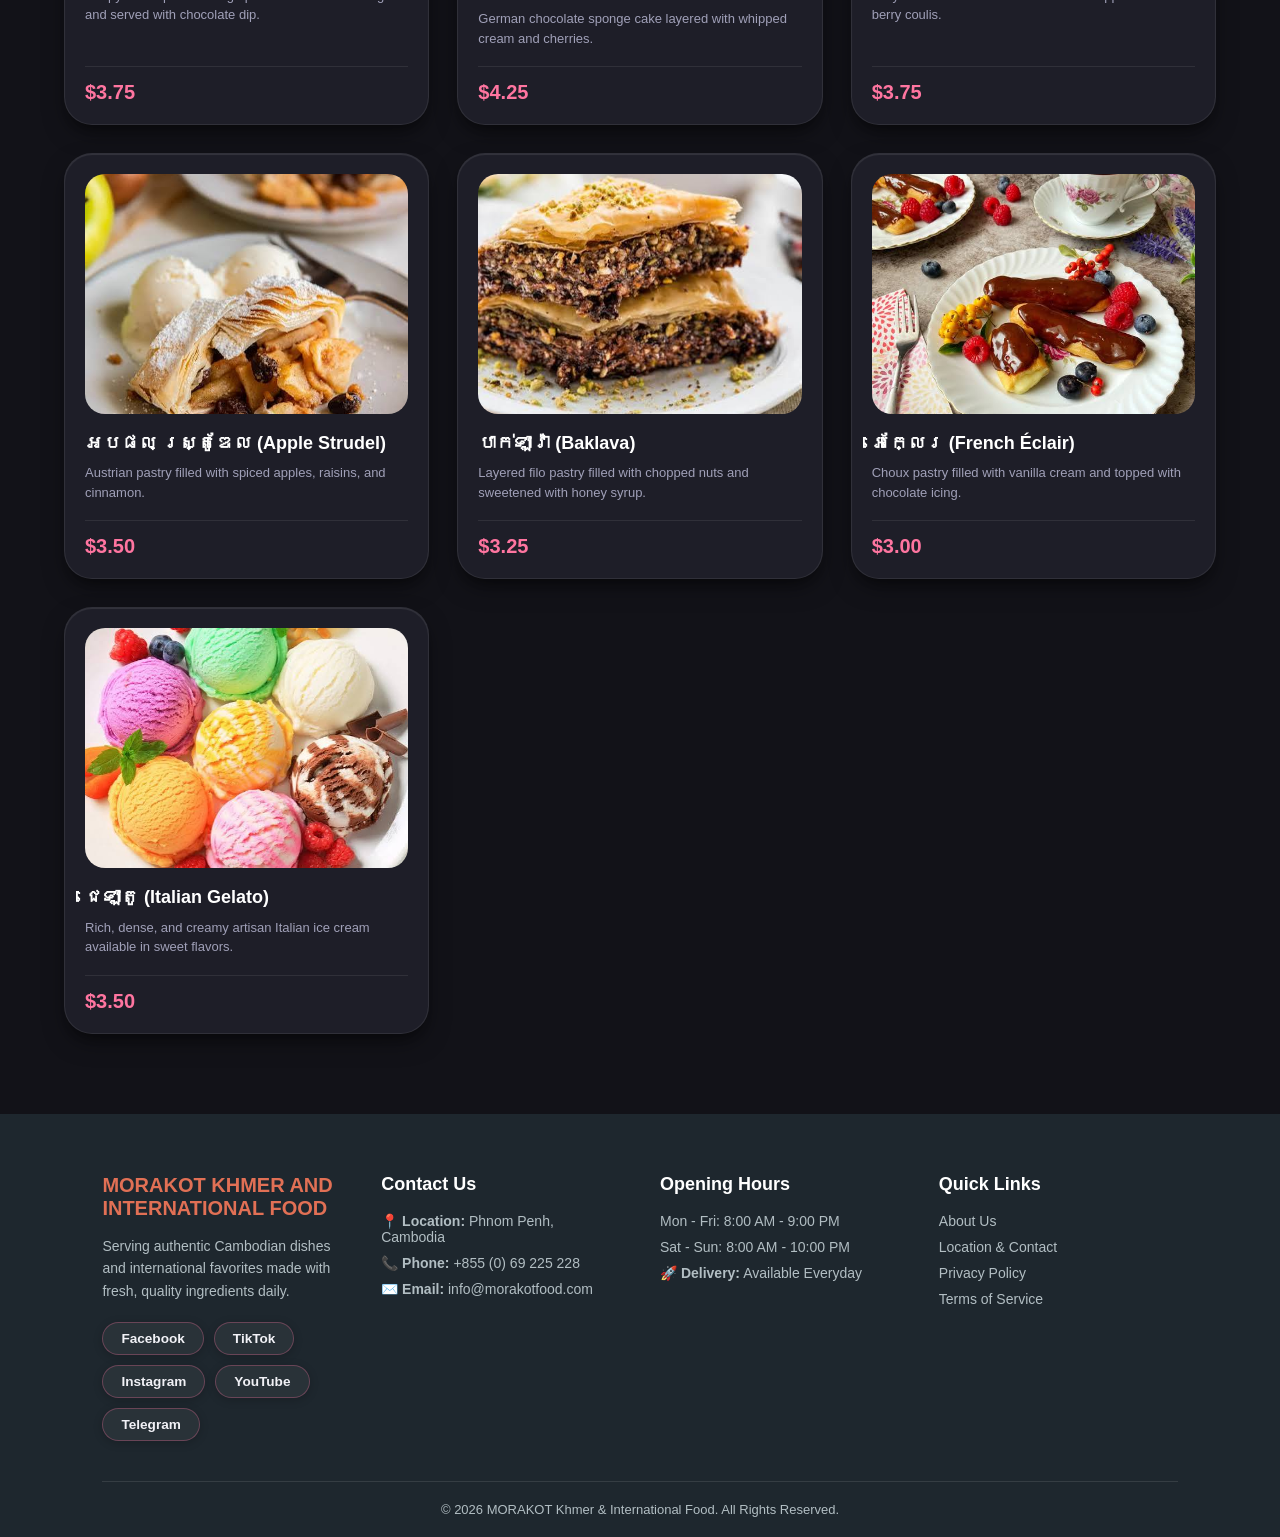
<file: menu.html>
<!DOCTYPE html>
<html lang="en">
<head>
    <meta charset="UTF-8">
    <meta name="viewport" content="width=device-width, initial-scale=1.0">
    <title>Our Food Menu</title>
    <link rel="stylesheet" href="style.css">
</head>
<body>

 <!DOCTYPE html>
<html lang="en">
<head>
    <meta charset="UTF-8">
    <!-- 1. CRITICAL FOR PHONES: Place this inside <head> -->
    <meta name="viewport" content="width=device-width, initial-scale=1.0">
    <title>Morakot Food</title>
    
    <!-- Link to your CSS file -->
    <link rel="stylesheet" href="style.css">
</head>
<body>

    <!-- 2. HEADER STRUCTURE: Place this at the top of <body> -->
    <header>
        <div class="logo">MORAKOT FOOD</div>
        
        <!-- Mobile Hamburger Toggle Button -->
        <button class="menu-toggle" id="mobile-menu-btn" aria-label="Toggle Navigation">
            <span></span>
            <span></span>
            <span></span>
        </button>

        <!-- Navigation Links -->
        <nav id="nav-menu">
            <a href="index.html">Home</a>
            <a href="about.html">About Us</a>
            <a href="menu.html">Menu</a>
            <a href="contact.html">Contact</a>
        </nav>
    </header>

    <!-- Rest of your website content (Hero, Menu, Footer, etc.) -->

    <!-- 3. JAVASCRIPT: Place at the VERY BOTTOM right before </body> -->
    <script>
        const menuBtn = document.getElementById('mobile-menu-btn');
        const navMenu = document.getElementById('nav-menu');

        if (menuBtn && navMenu) {
            menuBtn.addEventListener('click', (e) => {
                e.stopPropagation();
                menuBtn.classList.toggle('active');
                navMenu.classList.toggle('active');
            });

            document.querySelectorAll('nav a').forEach(link => {
                link.addEventListener('click', () => {
                    menuBtn.classList.remove('active');
                    navMenu.classList.remove('active');
                });
            });
        }
    </script>
</body>
</html>
<br>
<section class="menu-section" id="menu-section">
    <h2 class="section-title">ម្ហូបអាហារខ្មែរ (Khmer Food Collections)</h2>
    
    <div class="product-grid" id="product-grid-container">
        
        <!-- ROW 1 -->
        <div class="product-card" data-title="amok trey khmer fish amok">
            <div class="product-img-wrapper">
                <img src="ahmok.jpg" alt="Fish Amok">
            </div>
            <div class="product-info">
                <h3 class="product-title">អាម៉ុកត្រី (Fish Amok)</h3>
                <p class="product-desc">Steamed freshwater fish in coconut curry cream.</p>
                <div class="product-footer">
                    <span class="product-price">$5.50</span>
                </div>
            </div>
        </div>

        <div class="product-card" data-title="lok lak beef khmer stir fry">
            <div class="product-img-wrapper">
                <img src="loklak.jpg" alt="Beef Lok Lak">
            </div>
            <div class="product-info">
                <h3 class="product-title">ឡុកឡាក់សាច់គោ (Beef Lok Lak)</h3>
                <p class="product-desc">Tender stir-fried beef served with lime & pepper dip.</p>
                <div class="product-footer">
                    <span class="product-price">$6.00</span>
                </div>
            </div>
        </div>

        <div class="product-card" data-title="nom banh chok khmer noodles">
            <div class="product-img-wrapper">
                <img src="Authentic Nom Banh Chok Recipe for Cambodia's Khmer Noodles.jpg" alt="Nom Banh Chok">
            </div>
            <div class="product-info">
                <h3 class="product-title">នំបញ្ចុក (Nom Banh Chok)</h3>
                <p class="product-desc">Rice noodles topped with fresh fish green gravy.</p>
                <div class="product-footer">
                    <span class="product-price">$3.50</span>
                </div>
            </div>
        </div>

        <div class="product-card" data-title="samlor korko khmer soup">
            <div class="product-img-wrapper">
                <img src="🇰🇭 សម្លរកកូរ ( Somlaor Korko).jpg" alt="Samlor Korko">
            </div>
            <div class="product-info">
                <h3 class="product-title">សម្លកកូរ (Samlor Korko)</h3>
                <p class="product-desc">Wholesome vegetable soup with toasted ground rice.</p>
                <div class="product-footer">
                    <span class="product-price">$4.50</span>
                </div>
            </div>
        </div>

        <div class="product-card" data-title="kuy teav phnom penh noodle soup">
            <div class="product-img-wrapper">
                <img src="kuyteav.jpg" alt="Kuy Teav">
            </div>
            <div class="product-info">
                <h3 class="product-title">គុយទាវ (Kuy Teav)</h3>
                <p class="product-desc">Pork broth rice noodle soup with minced meat.</p>
                <div class="product-footer">
                    <span class="product-price">$4.00</span>
                </div>
            </div>
        </div>

        <!-- ROW 2 -->
        <div class="product-card" data-title="bai sach chrouk pork rice">
            <div class="product-img-wrapper">
                <img src="330029478967996563.jpg" alt="Bai Sach Chrouk">
            </div>
            <div class="product-info">
                <h3 class="product-title">បាយសាច់ជ្រូក (Bai Sach Chrouk)</h3>
                <p class="product-desc">Grilled marinated pork over steamed jasmine rice.</p>
                <div class="product-footer">
                    <span class="product-price">$2.50</span>
                </div>
            </div>
        </div>

        <div class="product-card" data-title="pleah sach ko beef salad">
            <div class="product-img-wrapper">
                <img src="pleah sach ko.jpg" alt="Pleah Sach Ko">
            </div>
            <div class="product-info">
                <h3 class="product-title">ភ្លាសាច់គោ (Pleah Sach Ko)</h3>
                <p class="product-desc">Lime-cured beef salad with lemongrass and herbs.</p>
                <div class="product-footer">
                    <span class="product-price">$5.00</span>
                </div>
            </div>
        </div>

        <div class="product-card" data-title="bok lhong papaya salad">
            <div class="product-img-wrapper">
                <img src="Cambodia_ Bok Lahong.jpg" alt="Bok Lhong">
            </div>
            <div class="product-info">
                <h3 class="product-title">បុកល្ហុង (Bok L'hong)</h3>
                <p class="product-desc">Spicy pounded green papaya salad with dried shrimp.</p>
                <div class="product-footer">
                    <span class="product-price">$3.00</span>
                </div>
            </div>
        </div>

        <div class="product-card" data-title="khmer red curry cari saraman">
            <div class="product-img-wrapper">
                <img src="carry.jpg" alt="Khmer Red Curry">
            </div>
            <div class="product-info">
                <h3 class="product-title">ការីក្រហម (Khmer Red Curry)</h3>
                <p class="product-desc">Coconut chicken curry served with crisp baguette.</p>
                <div class="product-footer">
                    <span class="product-price">$5.00</span>
                </div>
            </div>
        </div>

        <div class="product-card" data-title="lort cha stir fried noodles">
            <div class="product-img-wrapper">
                <img src="Lort Cha (Cambodian Pin Noodle Stir Fry).jpg" alt="Lort Cha">
            </div>
            <div class="product-info">
                <h3 class="product-title">ឡូតឆា (Lort Cha)</h3>
                <p class="product-desc">Pan-fried short silver pin noodles with egg.</p>
                <div class="product-footer">
                    <span class="product-price">$2.75</span>
                </div>
            </div>
        </div>

        <!-- ROW 3 -->
        <div class="product-card" data-title="kdam cha kampot pepper crab">
            <div class="product-img-wrapper">
                <img src="Fried Rock Crab with Kampot Pepper Sauce.jpg" alt="Kampot Pepper Crab">
            </div>
            <div class="product-info">
                <h3 class="product-title">ក្តាមឆាម្រេចខ្ចី (Kampot Pepper Crab)</h3>
                <p class="product-desc">Stir-fried coastal crab with fresh green pepper.</p>
                <div class="product-footer">
                    <span class="product-price">$8.50</span>
                </div>
            </div>
        </div>

        <div class="product-card" data-title="samlor machu kroeung sour soup">
            <div class="product-img-wrapper">
                <img src="Salaw Machu Kroeung.jpg" alt="Samlor Machu Kroeung">
            </div>
            <div class="product-info">
                <h3 class="product-title">សម្លម្ជូរគ្រឿង (Samlor Machu Kroeung)</h3>
                <p class="product-desc">Lemongrass sour soup with beef and morning glory.</p>
                <div class="product-footer">
                    <span class="product-price">$4.50</span>
                </div>
            </div>
        </div>

        <div class="product-card" data-title="nom krok coconut rice cakes">
            <div class="product-img-wrapper">
                <img src="562950022147679489.jpg" alt="Nom Krok">
            </div>
            <div class="product-info">
                <h3 class="product-title">នំគ្រក់ (Nom Krok)</h3>
                <p class="product-desc">Crispy coconut and rice flour cakes with scallions.</p>
                <div class="product-footer">
                    <span class="product-price">$2.00</span>
                </div>
            </div>
        </div>

        <div class="product-card" data-title="cha trakuon stir fried morning glory">
            <div class="product-img-wrapper">
                <img src="16466354883146689.jpg" alt="Cha Trakuon">
            </div>
            <div class="product-info">
                <h3 class="product-title">ឆាត្រកួន (Stir-Fried Morning Glory)</h3>
                <p class="product-desc">Sautéed water spinach with garlic and soybean.</p>
                <div class="product-footer">
                    <span class="product-price">$3.00</span>
                </div>
            </div>
        </div>

        <div class="product-card" data-title="sach chrouk ang grilled pork skewers">
            <div class="product-img-wrapper">
                <img src="Lemongrass BBQ Beef Skewers — Pete Eats.jpg" alt="Khmer BBQ Skewers">
            </div>
            <div class="product-info">
                <h3 class="product-title">សាច់ជ្រូកអាំង (Khmer BBQ Skewers)</h3>
                <p class="product-desc">Charcoal grilled pork with pickled papaya.</p>
                <div class="product-footer">
                    <span class="product-price">$3.50</span>
                </div>
            </div>
        </div>

    </div>
</section>
<section class="menu-section" id="dessert-section">
    <h2 class="section-title">បង្អែមខ្មែរ (Khmer Dessert Collections)</h2>
    
    <div class="product-grid" id="dessert-grid-container">
        
        <!-- ROW 1 -->
        <div class="product-card" data-title="num kom khmer sticky rice cake">
            <div class="product-img-wrapper">
                <img src="numkom.jpg" alt="Num Kom">
            </div>
            <div class="product-info">
                <h3 class="product-title">នំគម (Num Kom)</h3>
                <p class="product-desc">Steamed sticky rice flour cakes filled with toasted coconut & palm sugar.</p>
                <div class="product-footer">
                    <span class="product-price">$1.50</span>
                </div>
            </div>
        </div>

        <div class="product-card" data-title="num ansom chek banana sticky rice">
            <div class="product-img-wrapper">
                <img src="ansom.jpg" alt="Num Ansom Chek">
            </div>
            <div class="product-info">
                <h3 class="product-title">នំអន្សមចេក (Num Ansom Chek)</h3>
                <p class="product-desc">Traditional banana and sticky rice cake wrapped in banana leaves.</p>
                <div class="product-footer">
                    <span class="product-price">$2.00</span>
                </div>
            </div>
        </div>

        <div class="product-card" data-title="sangkya lapov pumpkin custard">
            <div class="product-img-wrapper">
                <img src="songkya.jpg" alt="Sangkya Lapov">
            </div>
            <div class="product-info">
                <h3 class="product-title">សង់ខ្យាល្ពៅ (Sangkya Lapov)</h3>
                <p class="product-desc">Silky coconut egg custard steamed inside a sweet whole pumpkin.</p>
                <div class="product-footer">
                    <span class="product-price">$2.50</span>
                </div>
            </div>
        </div>

        <div class="product-card" data-title="num krabak sweet coconut rice jelly">
            <div class="product-img-wrapper">
                <img src="numpleaai.jpg" alt="Num Krok Sweet">
            </div>
            <div class="product-info">
                <h3 class="product-title">នំផ្លែអាយ (Num Plae Ai)</h3>
                <p class="product-desc">Chewy rice flour dumplings filled with molten Kampot palm sugar.</p>
                <div class="product-footer">
                    <span class="product-price">$1.75</span>
                </div>
            </div>
        </div>

        <div class="product-card" data-title="chek ktis banana coconut tapioca">
            <div class="product-img-wrapper">
                <img src="bananacoconut.jpg" alt="Chek Ktis">
            </div>
            <div class="product-info">
                <h3 class="product-title">ចេកខ្ទិះ (Chek Ktis)</h3>
                <p class="product-desc">Warm sweet bananas simmered in rich coconut milk and tapioca pearls.</p>
                <div class="product-footer">
                    <span class="product-price">$2.00</span>
                </div>
            </div>
        </div>

        <!-- ROW 2 -->
        <div class="product-card" data-title="num chak kachan layer cake">
            <div class="product-img-wrapper">
                <img src="numcakchan.jpg" alt="Num Chak Kachan">
            </div>
            <div class="product-info">
                <h3 class="product-title">នំចាក់កចន្ទ័ (Num Chak Kachan)</h3>
                <p class="product-desc">Multi-layered steamed coconut jelly cake with pandan fragrance.</p>
                <div class="product-footer">
                    <span class="product-price">$1.50</span>
                </div>
            </div>
        </div>

        <div class="product-card" data-title="borbor tnaot palm fruit pudding">
            <div class="product-img-wrapper">
                <img src="bborthrot.jpg" alt="Borbor Tnaot">
            </div>
            <div class="product-info">
                <h3 class="product-title">បបរត្នោត (Borbor Tnaot)</h3>
                <p class="product-desc">Sweet palm fruit porridge stirred with coconut cream and sago.</p>
                <div class="product-footer">
                    <span class="product-price">$2.25</span>
                </div>
            </div>
        </div>

        <div class="product-card" data-title="num pow sweet steamed cake">
            <div class="product-img-wrapper">
                <img src="bborbun.jpg" alt="Num Banh Chok Sweet">
            </div>
            <div class="product-info">
                <h3 class="product-title">បបរសណ្តែកខៀវ (Borbor Sandae Khiev)</h3>
                <p class="product-desc">Warm sweet mung bean soup served with coconut milk and fried dough.</p>
                <div class="product-footer">
                    <span class="product-price">$1.75</span>
                </div>
            </div>
        </div>

        <div class="product-card" data-title="num chang sticky rice dumpling">
            <div class="product-img-wrapper">
                <img src="lotcendol.jpg" alt="Lot Chong">
            </div>
            <div class="product-info">
                <h3 class="product-title">ឡត (Lot / Cendol)</h3>
                <p class="product-desc">Pandan rice droplets in cold sweet coconut milk and crushed ice.</p>
                <div class="product-footer">
                    <span class="product-price">$2.00</span>
                </div>
            </div>
        </div>

        <div class="product-card" data-title="num krung crispy coconut rolls">
            <div class="product-img-wrapper">
                <img src="numkong.jpg" alt="Num Kong">
            </div>
            <div class="product-info">
                <h3 class="product-title">នំកង់ (Num Kong)</h3>
                <p class="product-desc">Traditional Khmer sweet donuts glazed with caramelized palm sugar syrup.</p>
                <div class="product-footer">
                    <span class="product-price">$1.25</span>
                </div>
            </div>
        </div>

    </div>
</section>
<section class="menu-section" id="menu-section">
    <h2 class="section-title">ម្ហូបអាហារអឺរ៉ុប (European Food Collections)</h2>
    
    <div class="product-grid" id="product-grid-container">
        
        <!-- ROW 1 -->
        <div class="product-card" data-title="pizza margherita italian classical pizza">
            <div class="product-img-wrapper">
                <img src="piza.jpg" alt="Pizza Margherita">
            </div>
            <div class="product-info">
                <h3 class="product-title">ភីហ្សាម៉ាហ្គារីតា (Pizza Margherita)</h3>
                <p class="product-desc">Classic Italian pizza with fresh basil, mozzarella, and tomato sauce.</p>
                <div class="product-footer">
                    <span class="product-price">$8.50</span>
                </div>
            </div>
        </div>

        <div class="product-card" data-title="spaghetti carbonara italian pasta">
            <div class="product-img-wrapper">
                <img src="sapaheti.jpg" alt="Spaghetti Carbonara">
            </div>
            <div class="product-info">
                <h3 class="product-title">ស្ប៉ាហ្គេតទីកាបូណារ៉ា (Spaghetti Carbonara)</h3>
                <p class="product-desc">Traditional pasta with pancetta, egg yolk, pecorino cheese & pepper.</p>
                <div class="product-footer">
                    <span class="product-price">$9.00</span>
                </div>
            </div>
        </div>

        <div class="product-card" data-title="beef bourguignon french stew">
            <div class="product-img-wrapper">
                <img src="beef.jpg" alt="Beef Bourguignon">
            </div>
            <div class="product-info">
                <h3 class="product-title">ប៊ីហ្វ បួហ្គីញ៉ុង (Beef Bourguignon)</h3>
                <p class="product-desc">Slow-cooked French beef stew in red wine with mushrooms and carrots.</p>
                <div class="product-footer">
                    <span class="product-price">$12.50</span>
                </div>
            </div>
        </div>

        <div class="product-card" data-title="fish and chips british classic">
            <div class="product-img-wrapper">
                <img src="fc.jpg" alt="Fish and Chips">
            </div>
            <div class="product-info">
                <h3 class="product-title">ហ្វីស អែន ឈីប (Fish & Chips)</h3>
                <p class="product-desc">Crispy beer-battered cod served with thick-cut fries and tartar sauce.</p>
                <div class="product-footer">
                    <span class="product-price">$8.00</span>
                </div>
            </div>
        </div>

        <div class="product-card" data-title="spanish paella seafood rice">
            <div class="product-img-wrapper">
                <img src="spenpealla.jpg" alt="Spanish Paella">
            </div>
            <div class="product-info">
                <h3 class="product-title">ប៉ាអែលយ៉ាអាហារសមុទ្រ (Spanish Paella)</h3>
                <p class="product-desc">Saffron rice dish cooked with fresh shrimp, mussels, and calamari.</p>
                <div class="product-footer">
                    <span class="product-price">$11.00</span>
                </div>
            </div>
        </div>

        <!-- ROW 2 -->
        <div class="product-card" data-title="german schnitzel pork chicken cutlet">
            <div class="product-img-wrapper">
                <img src="german.jpg" alt="German Schnitzel">
            </div>
            <div class="product-info">
                <h3 class="product-title">ស្នីតហ្សែល (German Schnitzel)</h3>
                <p class="product-desc">Breaded and pan-fried tender meat cutlet served with lemon wedges.</p>
                <div class="product-footer">
                    <span class="product-price">$9.50</span>
                </div>
            </div>
        </div>

        <div class="product-card" data-title="french onion soup classic">
            <div class="product-img-wrapper">
                <img src="frenchonion.jpg" alt="French Onion Soup">
            </div>
            <div class="product-info">
                <h3 class="product-title">ស៊ុបខ្ទឹមបារាំងបារាំង (French Onion Soup)</h3>
                <p class="product-desc">Rich caramelized onion broth topped with crusty bread and melted cheese.</p>
                <div class="product-footer">
                    <span class="product-price">$6.50</span>
                </div>
            </div>
        </div>

        <div class="product-card" data-title="greek moussaka eggplant meat casserole">
            <div class="product-img-wrapper">
                <img src="greek.jpg" alt="Greek Moussaka">
            </div>
            <div class="product-info">
                <h3 class="product-title">មូសាកា (Greek Moussaka)</h3>
                <p class="product-desc">Layered eggplant, spiced minced meat, and creamy béchamel sauce.</p>
                <div class="product-footer">
                    <span class="product-price">$8.75</span>
                </div>
            </div>
        </div>

        <div class="product-card" data-title="lasagna bolognese baked pasta">
            <div class="product-img-wrapper">
                <img src="leasagnese.jpg" alt="Lasagna Bolognese">
            </div>
            <div class="product-info">
                <h3 class="product-title">ឡាហ្សាញ៉ា (Lasagna Bolognese)</h3>
                <p class="product-desc">Oven-baked pasta layers with rich ragù sauce and mozzarella.</p>
                <div class="product-footer">
                    <span class="product-price">$9.50</span>
                </div>
            </div>
        </div>

        <div class="product-card" data-title="swiss cheese fondue melted dish">
            <div class="product-img-wrapper">
                <img src="cheese.jpg" alt="Swiss Fondue">
            </div>
            <div class="product-info">
                <h3 class="product-title">ហ្វុងឌូឈីស (Swiss Cheese Fondue)</h3>
                <p class="product-desc">Melted Gruyère and Emmental cheese served with bread cubes for dipping.</p>
                <div class="product-footer">
                    <span class="product-price">$10.00</span>
                </div>
            </div>
        </div>

        <!-- ROW 3 -->
        <div class="product-card" data-title="goulash hungarian beef stew">
            <div class="product-img-wrapper">
                <img src="HungarianGoulash.jpg" alt="Hungarian Goulash">
            </div>
            <div class="product-info">
                <h3 class="product-title">ហ្គូឡាស (Hungarian Goulash)</h3>
                <p class="product-desc">Hearty beef and paprika soup stew served with rustic bread.</p>
                <div class="product-footer">
                    <span class="product-price">$8.25</span>
                </div>
            </div>
        </div>

        <div class="product-card" data-title="english roast beef Sunday dinner">
            <div class="product-img-wrapper">
                <img src="Roast Beef.jpg" alt="English Roast Beef">
            </div>
            <div class="product-info">
                <h3 class="product-title">សាច់គោអាំងអង់គ្លេស (Roast Beef)</h3>
                <p class="product-desc">Tender roast beef with gravy, roasted potatoes, and Yorkshire pudding.</p>
                <div class="product-footer">
                    <span class="product-price">$13.00</span>
                </div>
            </div>
        </div>

        <div class="product-card" data-title="quiche lorraine french savory tart">
            <div class="product-img-wrapper">
                <img src="Quiche Lorraine.jpg" alt="Quiche Lorraine">
            </div>
            <div class="product-info">
                <h3 class="product-title">ឃីស ឡូរ៉ែន (Quiche Lorraine)</h3>
                <p class="product-desc">Savory pastry crust filled with savory custard, cheese, and bacon.</p>
                <div class="product-footer">
                    <span class="product-price">$6.00</span>
                </div>
            </div>
        </div>

        <div class="product-card" data-title="greek salad tzatziki olive salad">
            <div class="product-img-wrapper">
                <img src="Greek Salad.jpg" alt="Greek Salad">
            </div>
            <div class="product-info">
                <h3 class="product-title">សាឡាត់ក្រិក (Greek Salad)</h3>
                <p class="product-desc">Fresh tomatoes, cucumbers, olives, and feta cheese drizzled with olive oil.</p>
                <div class="product-footer">
                    <span class="product-price">$5.50</span>
                </div>
            </div>
        </div>

        <div class="product-card" data-title="belgian waffles sweet dessert">
            <div class="product-img-wrapper">
                <img src="Belgian Waffles.jpg" alt="Belgian Waffles">
            </div>
            <div class="product-info">
                <h3 class="product-title">វ៉ាហ្វលប៊ែលហ្សិក (Belgian Waffles)</h3>
                <p class="product-desc">Warm crispy waffles topped with fresh berries and chocolate drizzle.</p>
                <div class="product-footer">
                    <span class="product-price">$4.50</span>
                </div>
            </div>
        </div>

    </div>
</section>
<section class="menu-section" id="dessert-section">
    <h2 class="section-title">បង្អែមអឺរ៉ុប (European Dessert Collections)</h2>
    
    <div class="product-grid" id="dessert-grid-container">
        
        <!-- ROW 1 -->
        <div class="product-card" data-title="tiramisu italian coffee dessert">
            <div class="product-img-wrapper">
                <img src="Tiramisu.jpg" alt="Italian Tiramisu">
            </div>
            <div class="product-info">
                <h3 class="product-title">ទីរ៉ាមីស៊ូ (Tiramisu)</h3>
                <p class="product-desc">Classic Italian coffee-flavored dessert with ladyfingers and mascarpone cream.</p>
                <div class="product-footer">
                    <span class="product-price">$4.50</span>
                </div>
            </div>
        </div>

        <div class="product-card" data-title="creme brulee french custard dessert">
            <div class="product-img-wrapper">
                <img src="Crème Brûlée.jpg" alt="Crème Brûlée">
            </div>
            <div class="product-info">
                <h3 class="product-title">ក្រែមប្រ៊ូលេ (Crème Brûlée)</h3>
                <p class="product-desc">Rich custard base topped with a layer of hardened caramelized sugar.</p>
                <div class="product-footer">
                    <span class="product-price">$4.00</span>
                </div>
            </div>
        </div>

        <div class="product-card" data-title="french macarons sweet pastry">
            <div class="product-img-wrapper">
                <img src="French Macarons.jpg" alt="French Macarons">
            </div>
            <div class="product-info">
                <h3 class="product-title">ម៉ាការ៉ុងបារាំង (French Macarons)</h3>
                <p class="product-desc">Delicate almond meringue cookies sandwiched with ganache or buttercream.</p>
                <div class="product-footer">
                    <span class="product-price">$3.50</span>
                </div>
            </div>
        </div>

        <div class="product-card" data-title="churros con chocolate spanish dessert">
            <div class="product-img-wrapper">
                <img src="Churros con Chocolate.jpg" alt="Spanish Churros">
            </div>
            <div class="product-info">
                <h3 class="product-title">ឈូរ៉ូស (Churros con Chocolate)</h3>
                <p class="product-desc">Crispy fried Spanish dough pastries dusted with sugar and served with chocolate dip.</p>
                <div class="product-footer">
                    <span class="product-price">$3.75</span>
                </div>
            </div>
        </div>

        <div class="product-card" data-title="black forest cake german dessert">
            <div class="product-img-wrapper">
                <img src="Black Forest Cake.jpg" alt="Black Forest Cake">
            </div>
            <div class="product-info">
                <h3 class="product-title">នំខេក ប្លេកហ្វរ៉េស (Black Forest Cake)</h3>
                <p class="product-desc">German chocolate sponge cake layered with whipped cream and cherries.</p>
                <div class="product-footer">
                    <span class="product-price">$4.25</span>
                </div>
            </div>
        </div>

        <!-- ROW 2 -->
        <div class="product-card" data-title="panna cotta italian cream dessert">
            <div class="product-img-wrapper">
                <img src="Panna Cotta.jpg" alt="Panna Cotta">
            </div>
            <div class="product-info">
                <h3 class="product-title">ប៉ាណាកូតា (Panna Cotta)</h3>
                <p class="product-desc">Silky Italian sweetened cream dessert topped with fresh berry coulis.</p>
                <div class="product-footer">
                    <span class="product-price">$3.75</span>
                </div>
            </div>
        </div>

        <div class="product-card" data-title="apple strudel austrian pastry">
            <div class="product-img-wrapper">
                <img src="Apple Strudel.jpg" alt="Apple Strudel">
            </div>
            <div class="product-info">
                <h3 class="product-title">អបផល ស្រ្តូឌែល (Apple Strudel)</h3>
                <p class="product-desc">Austrian pastry filled with spiced apples, raisins, and cinnamon.</p>
                <div class="product-footer">
                    <span class="product-price">$3.50</span>
                </div>
            </div>
        </div>

        <div class="product-card" data-title="baklava greek sweet pastry">
            <div class="product-img-wrapper">
                <img src="Baklava.jpg" alt="Greek Baklava">
            </div>
            <div class="product-info">
                <h3 class="product-title">បាក់ឡាវ៉ា (Baklava)</h3>
                <p class="product-desc">Layered filo pastry filled with chopped nuts and sweetened with honey syrup.</p>
                <div class="product-footer">
                    <span class="product-price">$3.25</span>
                </div>
            </div>
        </div>

        <div class="product-card" data-title="eclair French pastry chocolate cream">
            <div class="product-img-wrapper">
                <img src="French Éclai.jpg" alt="French Éclair">
            </div>
            <div class="product-info">
                <h3 class="product-title">អេក្លែរ (French Éclair)</h3>
                <p class="product-desc">Choux pastry filled with vanilla cream and topped with chocolate icing.</p>
                <div class="product-footer">
                    <span class="product-price">$3.00</span>
                </div>
            </div>
        </div>

        <div class="product-card" data-title="gelato italian ice cream">
            <div class="product-img-wrapper">
                <img src="Italian Gelato.jpg" alt="Italian Gelato">
            </div>
            <div class="product-info">
                <h3 class="product-title">ជេឡាតូ (Italian Gelato)</h3>
                <p class="product-desc">Rich, dense, and creamy artisan Italian ice cream available in sweet flavors.</p>
                <div class="product-footer">
                    <span class="product-price">$3.50</span>
                </div>
            </div>
        </div>

    </div>
</section>
<footer>
    <div class="footer-container">
        <!-- Column 1: About, Logo & Social Media Links -->
        <div class="footer-col" id="about">
            <h3 class="footer-logo">MORAKOT KHMER AND INTERNATIONAL FOOD</h3>
            <p class="footer-desc">Serving authentic Cambodian dishes and international favorites made with fresh, quality ingredients daily.</p>
            
            <!-- Social Media Text Badges -->
            <div class="footer-socials-text">
                <a href="https://facebook.com" target="_blank" class="social-badge">Facebook</a>
                <a href="https://tiktok.com" target="_blank" class="social-badge">TikTok</a>
                <a href="https://instagram.com" target="_blank" class="social-badge">Instagram</a>
                <a href="https://youtube.com" target="_blank" class="social-badge">YouTube</a>
                <a href="https://t.me" target="_blank" class="social-badge">Telegram</a>
            </div>
        </div>

        <!-- Column 2: Location & Contact -->
        <div class="footer-col" id="contact">
            <h4>Contact Us</h4>
            <ul class="footer-info">
                <li>📍 <strong>Location:</strong> Phnom Penh, Cambodia</li>
                <li>📞 <strong>Phone:</strong> +855 (0) 69 225 228</li>
                <li>✉️ <strong>Email:</strong> info@morakotfood.com</li>
            </ul>
        </div>

        <!-- Column 3: Hours -->
        <div class="footer-col">
            <h4>Opening Hours</h4>
            <ul class="footer-info">
                <li>Mon - Fri: 8:00 AM - 9:00 PM</li>
                <li>Sat - Sun: 8:00 AM - 10:00 PM</li>
                <li>🚀 <strong>Delivery:</strong> Available Everyday</li>
            </ul>
        </div>

        <!-- Column 4: Quick Links -->
        <div class="footer-col">
            <h4>Quick Links</h4>
            <ul class="footer-links-list">
                <li><a href="about.html">About Us</a></li>
                <li><a href="contact.html">Location & Contact</a></li>
                <li><a href="Privacy Policy.html">Privacy Policy</a></li>
                <li><a href="Terms of Service.html">Terms of Service</a></li>
            </ul>
        </div>
    </div>

    <div class="footer-bottom">
        <p>© 2026 MORAKOT Khmer & International Food. All Rights Reserved.</p>
    </div>
</footer>
    
    
</body>
</html>
</file>
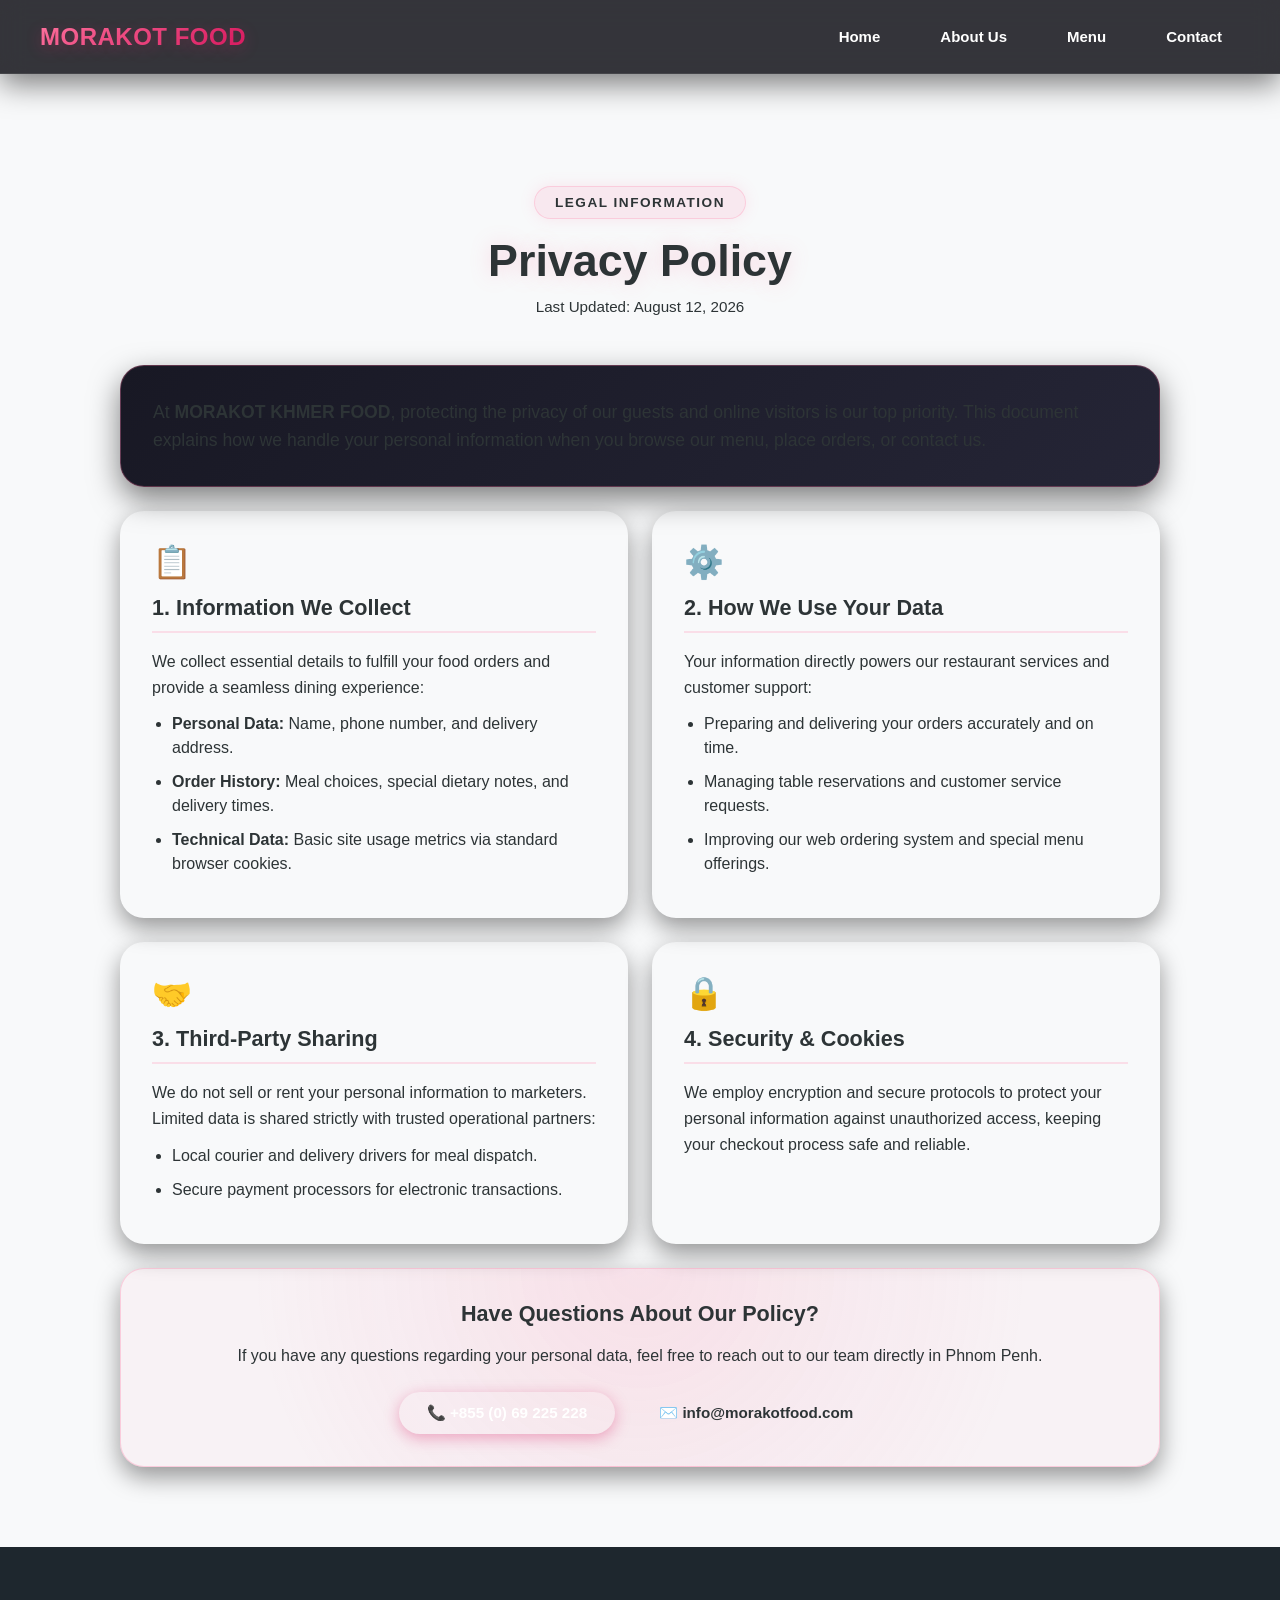
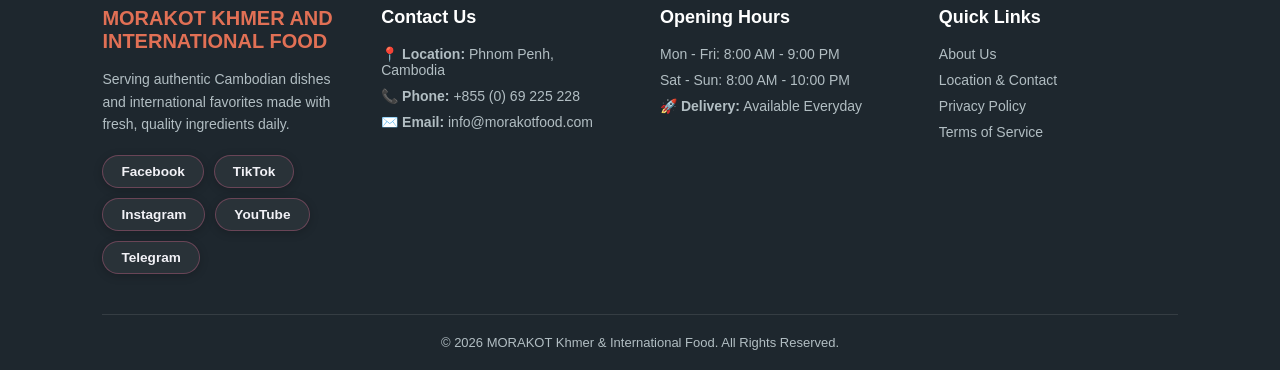
<file: Privacy Policy.html>
<!DOCTYPE html>
<html lang="en">
<head>
    <meta charset="UTF-8">
    <meta name="viewport" content="width=device-width, initial-scale=1.0">
    <title>Privacy Policy - Morakot Khmer Food</title>
    <link rel="stylesheet" href="style.css">
</head>
<body>

   <!DOCTYPE html>
<html lang="en">
<head>
    <meta charset="UTF-8">
    <!-- 1. CRITICAL FOR PHONES: Place this inside <head> -->
    <meta name="viewport" content="width=device-width, initial-scale=1.0">
    <title>Morakot Food</title>
    
    <!-- Link to your CSS file -->
    <link rel="stylesheet" href="style.css">
</head>
<body>

    <!-- 2. HEADER STRUCTURE: Place this at the top of <body> -->
    <header>
        <div class="logo">MORAKOT FOOD</div>
        
        <!-- Mobile Hamburger Toggle Button -->
        <button class="menu-toggle" id="mobile-menu-btn" aria-label="Toggle Navigation">
            <span></span>
            <span></span>
            <span></span>
        </button>

        <!-- Navigation Links -->
        <nav id="nav-menu">
            <a href="index.html">Home</a>
            <a href="about.html">About Us</a>
            <a href="menu.html">Menu</a>
            <a href="contact.html">Contact</a>
        </nav>
    </header>

    <!-- Rest of your website content (Hero, Menu, Footer, etc.) -->

    <!-- 3. JAVASCRIPT: Place at the VERY BOTTOM right before </body> -->
    <script>
        const menuBtn = document.getElementById('mobile-menu-btn');
        const navMenu = document.getElementById('nav-menu');

        if (menuBtn && navMenu) {
            menuBtn.addEventListener('click', (e) => {
                e.stopPropagation();
                menuBtn.classList.toggle('active');
                navMenu.classList.toggle('active');
            });

            document.querySelectorAll('nav a').forEach(link => {
                link.addEventListener('click', () => {
                    menuBtn.classList.remove('active');
                    navMenu.classList.remove('active');
                });
            });
        }
    </script>
</body>
</html>
    <br>
    <br>
    <main class="privacy-hero-container">
    <div class="privacy-header">
        <br>
        <br>
        <span class="badge">Legal Information</span>
        <h1>Privacy Policy</h1>
        <p class="last-updated">Last Updated: August 12, 2026</p>
    </div>

    <div class="privacy-content-grid">
        <!-- Intro Banner -->
        <div class="privacy-card full-width intro-card">
            <p>At <strong>MORAKOT KHMER FOOD</strong>, protecting the privacy of our guests and online visitors is our top priority. This document explains how we handle your personal information when you browse our menu, place orders, or contact us.</p>
        </div>

        <!-- Section 1 -->
        <div class="privacy-card">
            <div class="card-icon">📋</div>
            <h2>1. Information We Collect</h2>
            <p>We collect essential details to fulfill your food orders and provide a seamless dining experience:</p>
            <ul>
                <li><strong>Personal Data:</strong> Name, phone number, and delivery address.</li>
                <li><strong>Order History:</strong> Meal choices, special dietary notes, and delivery times.</li>
                <li><strong>Technical Data:</strong> Basic site usage metrics via standard browser cookies.</li>
            </ul>
        </div>

        <!-- Section 2 -->
        <div class="privacy-card">
            <div class="card-icon">⚙️</div>
            <h2>2. How We Use Your Data</h2>
            <p>Your information directly powers our restaurant services and customer support:</p>
            <ul>
                <li>Preparing and delivering your orders accurately and on time.</li>
                <li>Managing table reservations and customer service requests.</li>
                <li>Improving our web ordering system and special menu offerings.</li>
            </ul>
        </div>

        <!-- Section 3 -->
        <div class="privacy-card">
            <div class="card-icon">🤝</div>
            <h2>3. Third-Party Sharing</h2>
            <p>We do not sell or rent your personal information to marketers. Limited data is shared strictly with trusted operational partners:</p>
            <ul>
                <li>Local courier and delivery drivers for meal dispatch.</li>
                <li>Secure payment processors for electronic transactions.</li>
            </ul>
        </div>

        <!-- Section 4 -->
        <div class="privacy-card">
            <div class="card-icon">🔒</div>
            <h2>4. Security & Cookies</h2>
            <p>We employ encryption and secure protocols to protect your personal information against unauthorized access, keeping your checkout process safe and reliable.</p>
        </div>

        <!-- Section 5: Contact Card -->
        <div class="privacy-card full-width contact-card">
            <h2>Have Questions About Our Policy?</h2>
            <p>If you have any questions regarding your personal data, feel free to reach out to our team directly in Phnom Penh.</p>
            <div class="contact-buttons">
                <a href="tel:+85569225228" class="contact-btn">📞 +855 (0) 69 225 228</a>
                <a href="mailto:info@morakotfood.com" class="contact-btn outline">✉️ info@morakotfood.com</a>
            </div>
        </div>
    </div>
</main>

<footer>
    <div class="footer-container">
        <!-- Column 1: About, Logo & Social Media Links -->
        <div class="footer-col" id="about">
            <h3 class="footer-logo">MORAKOT KHMER AND INTERNATIONAL FOOD</h3>
            <p class="footer-desc">Serving authentic Cambodian dishes and international favorites made with fresh, quality ingredients daily.</p>
            
            <!-- Social Media Text Badges -->
            <div class="footer-socials-text">
                <a href="https://facebook.com" target="_blank" class="social-badge">Facebook</a>
                <a href="https://tiktok.com" target="_blank" class="social-badge">TikTok</a>
                <a href="https://instagram.com" target="_blank" class="social-badge">Instagram</a>
                <a href="https://youtube.com" target="_blank" class="social-badge">YouTube</a>
                <a href="https://t.me" target="_blank" class="social-badge">Telegram</a>
            </div>
        </div>

        <!-- Column 2: Location & Contact -->
        <div class="footer-col" id="contact">
            <h4>Contact Us</h4>
            <ul class="footer-info">
                <li>📍 <strong>Location:</strong> Phnom Penh, Cambodia</li>
                <li>📞 <strong>Phone:</strong> +855 (0) 69 225 228</li>
                <li>✉️ <strong>Email:</strong> info@morakotfood.com</li>
            </ul>
        </div>

        <!-- Column 3: Hours -->
        <div class="footer-col">
            <h4>Opening Hours</h4>
            <ul class="footer-info">
                <li>Mon - Fri: 8:00 AM - 9:00 PM</li>
                <li>Sat - Sun: 8:00 AM - 10:00 PM</li>
                <li>🚀 <strong>Delivery:</strong> Available Everyday</li>
            </ul>
        </div>

        <!-- Column 4: Quick Links -->
        <div class="footer-col">
            <h4>Quick Links</h4>
            <ul class="footer-links-list">
                <li><a href="about.html">About Us</a></li>
                <li><a href="contact.html">Location & Contact</a></li>
                <li><a href="Privacy Policy.html">Privacy Policy</a></li>
                <li><a href="Terms of Service.html">Terms of Service</a></li>
            </ul>
        </div>
    </div>

    <div class="footer-bottom">
        <p>© 2026 MORAKOT Khmer & International Food. All Rights Reserved.</p>
    </div>
</footer>
    
    
</body>
</html>
</file>
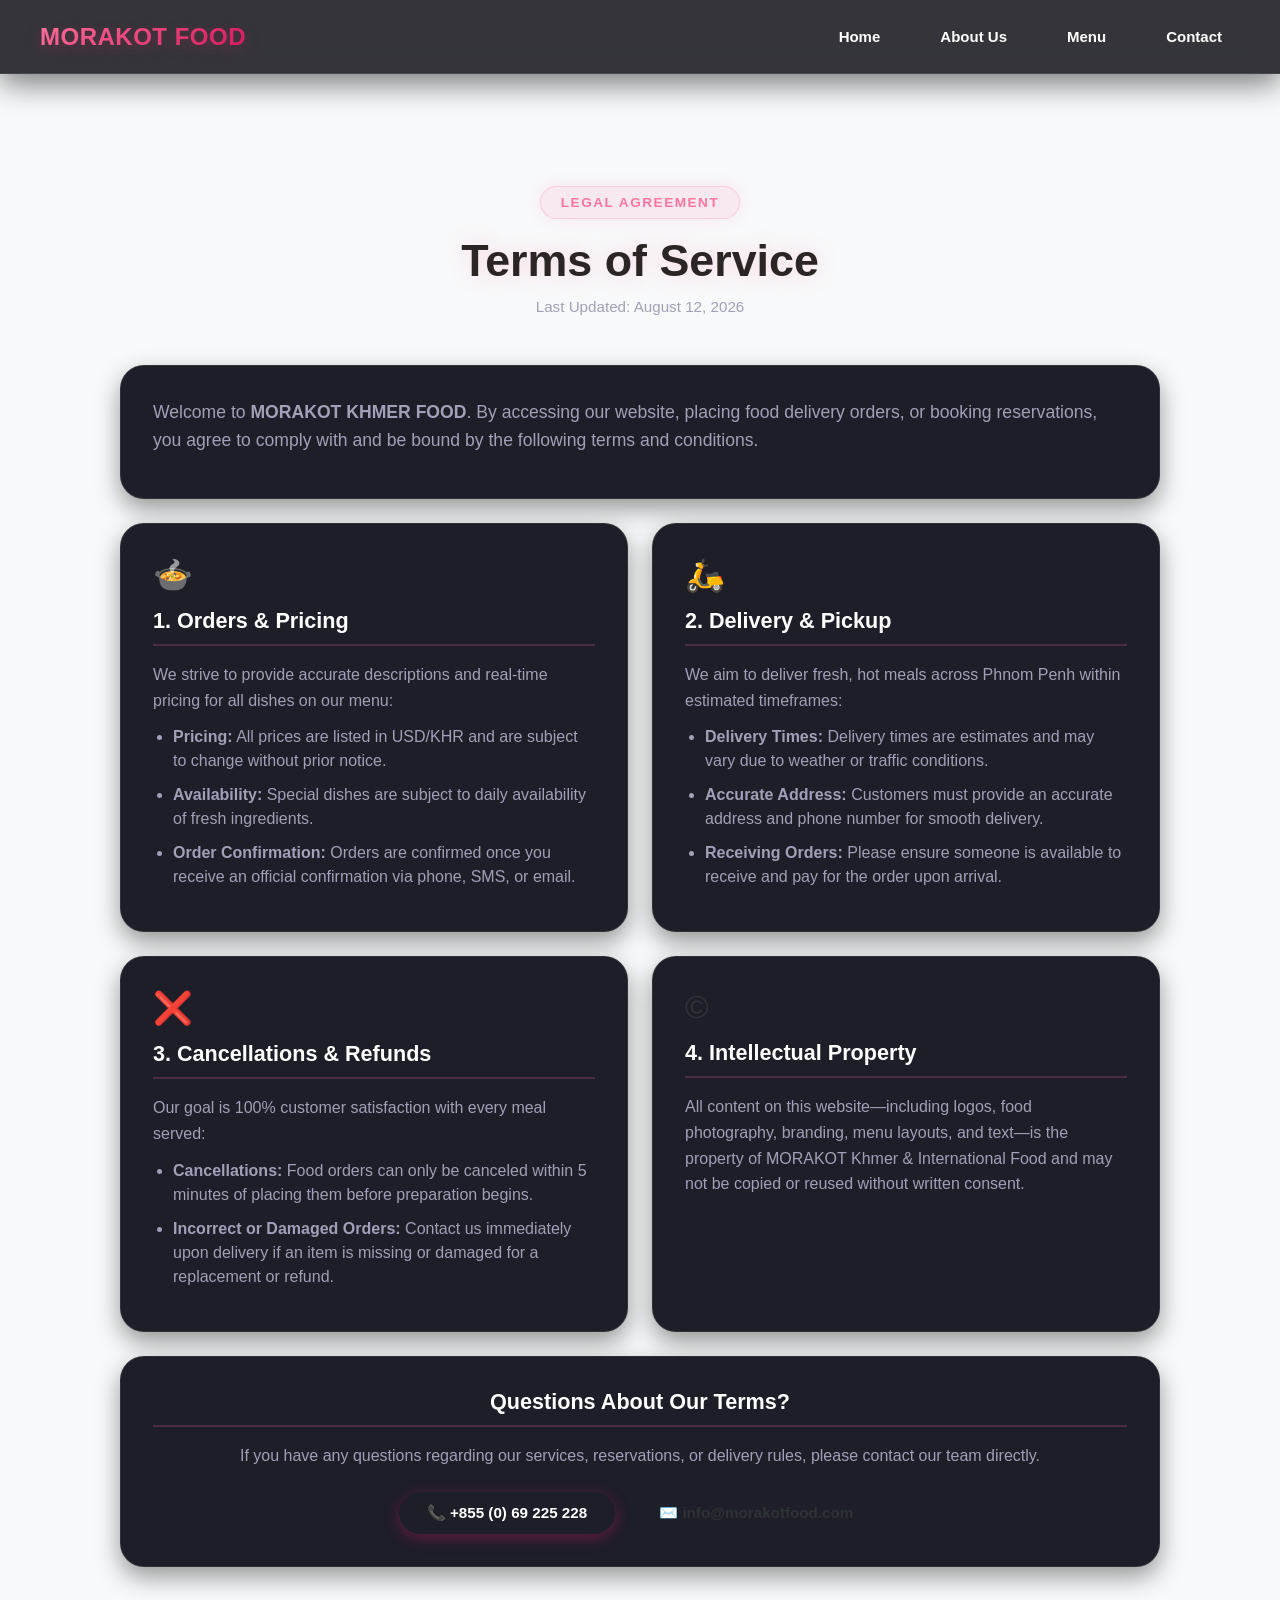
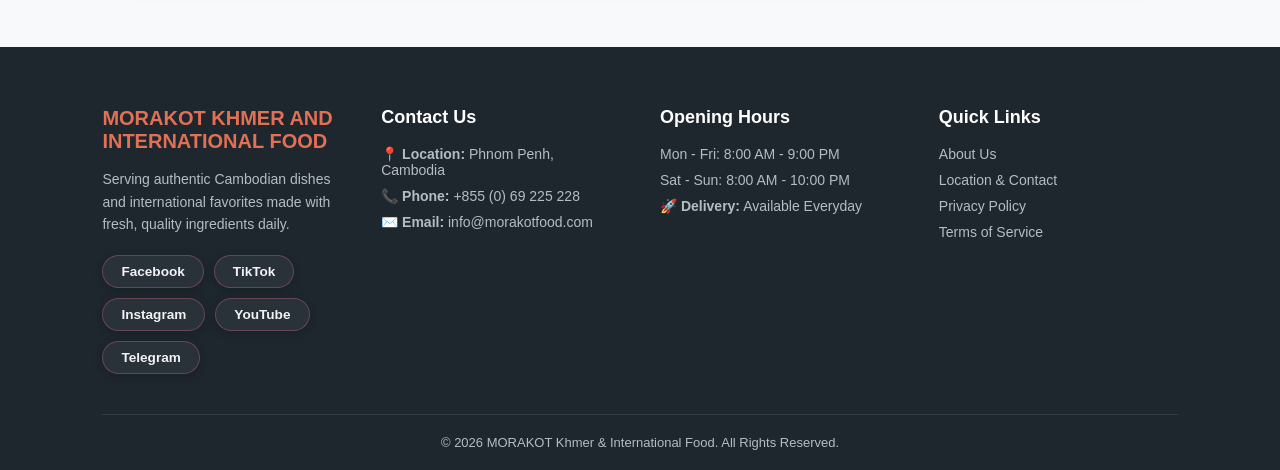
<file: Terms of Service.html>
<!DOCTYPE html>
<html lang="en">
<head>
    <meta charset="UTF-8">
    <meta name="viewport" content="width=device-width, initial-scale=1.0">
    <title>Terms of Service - Morakot Khmer Food</title>
    <link rel="stylesheet" href="style.css">
</head>
<body>

 <!DOCTYPE html>
<html lang="en">
<head>
    <meta charset="UTF-8">
    <!-- 1. CRITICAL FOR PHONES: Place this inside <head> -->
    <meta name="viewport" content="width=device-width, initial-scale=1.0">
    <title>Morakot Food</title>
    
    <!-- Link to your CSS file -->
    <link rel="stylesheet" href="style.css">
</head>
<body>

    <!-- 2. HEADER STRUCTURE: Place this at the top of <body> -->
    <header>
        <div class="logo">MORAKOT FOOD</div>
        
        <!-- Mobile Hamburger Toggle Button -->
        <button class="menu-toggle" id="mobile-menu-btn" aria-label="Toggle Navigation">
            <span></span>
            <span></span>
            <span></span>
        </button>

        <!-- Navigation Links -->
        <nav id="nav-menu">
            <a href="index.html">Home</a>
            <a href="about.html">About Us</a>
            <a href="menu.html">Menu</a>
            <a href="contact.html">Contact</a>
        </nav>
    </header>

    <!-- Rest of your website content (Hero, Menu, Footer, etc.) -->

    <!-- 3. JAVASCRIPT: Place at the VERY BOTTOM right before </body> -->
    <script>
        const menuBtn = document.getElementById('mobile-menu-btn');
        const navMenu = document.getElementById('nav-menu');

        if (menuBtn && navMenu) {
            menuBtn.addEventListener('click', (e) => {
                e.stopPropagation();
                menuBtn.classList.toggle('active');
                navMenu.classList.toggle('active');
            });

            document.querySelectorAll('nav a').forEach(link => {
                link.addEventListener('click', () => {
                    menuBtn.classList.remove('active');
                    navMenu.classList.remove('active');
                });
            });
        }
    </script>
</body>
</html>
<br>
<br>
    <main class="terms-hero-container">
        <div class="terms-header">
            <br>
            <br>
            <span class="badge">Legal Agreement</span>
            <h1>Terms of Service</h1>
            <p class="last-updated">Last Updated: August 12, 2026</p>
        </div>

        <div class="terms-content-grid">
            <!-- Intro Banner -->
            <div class="terms-card full-width intro-card">
                <p>Welcome to <strong>MORAKOT KHMER FOOD</strong>. By accessing our website, placing food delivery orders, or booking reservations, you agree to comply with and be bound by the following terms and conditions.</p>
            </div>

            <!-- Section 1 -->
            <div class="terms-card">
                <div class="card-icon">🍲</div>
                <h2>1. Orders & Pricing</h2>
                <p>We strive to provide accurate descriptions and real-time pricing for all dishes on our menu:</p>
                <ul>
                    <li><strong>Pricing:</strong> All prices are listed in USD/KHR and are subject to change without prior notice.</li>
                    <li><strong>Availability:</strong> Special dishes are subject to daily availability of fresh ingredients.</li>
                    <li><strong>Order Confirmation:</strong> Orders are confirmed once you receive an official confirmation via phone, SMS, or email.</li>
                </ul>
            </div>

            <!-- Section 2 -->
            <div class="terms-card">
                <div class="card-icon">🛵</div>
                <h2>2. Delivery & Pickup</h2>
                <p>We aim to deliver fresh, hot meals across Phnom Penh within estimated timeframes:</p>
                <ul>
                    <li><strong>Delivery Times:</strong> Delivery times are estimates and may vary due to weather or traffic conditions.</li>
                    <li><strong>Accurate Address:</strong> Customers must provide an accurate address and phone number for smooth delivery.</li>
                    <li><strong>Receiving Orders:</strong> Please ensure someone is available to receive and pay for the order upon arrival.</li>
                </ul>
            </div>

            <!-- Section 3 -->
            <div class="terms-card">
                <div class="card-icon">❌</div>
                <h2>3. Cancellations & Refunds</h2>
                <p>Our goal is 100% customer satisfaction with every meal served:</p>
                <ul>
                    <li><strong>Cancellations:</strong> Food orders can only be canceled within 5 minutes of placing them before preparation begins.</li>
                    <li><strong>Incorrect or Damaged Orders:</strong> Contact us immediately upon delivery if an item is missing or damaged for a replacement or refund.</li>
                </ul>
            </div>

            <!-- Section 4 -->
            <div class="terms-card">
                <div class="card-icon">©️</div>
                <h2>4. Intellectual Property</h2>
                <p>All content on this website—including logos, food photography, branding, menu layouts, and text—is the property of MORAKOT Khmer & International Food and may not be copied or reused without written consent.</p>
            </div>

            <!-- Section 5: Contact Card -->
            <div class="terms-card full-width contact-card">
                <h2>Questions About Our Terms?</h2>
                <p>If you have any questions regarding our services, reservations, or delivery rules, please contact our team directly.</p>
                <div class="contact-buttons">
                    <a href="tel:+85569225228" class="contact-btn">📞 +855 (0) 69 225 228</a>
                    <a href="mailto:info@morakotfood.com" class="contact-btn outline">✉️ info@morakotfood.com</a>
                </div>
            </div>
        </div>
    </main>

<footer>
    <div class="footer-container">
        <!-- Column 1: About, Logo & Social Media Links -->
        <div class="footer-col" id="about">
            <h3 class="footer-logo">MORAKOT KHMER AND INTERNATIONAL FOOD</h3>
            <p class="footer-desc">Serving authentic Cambodian dishes and international favorites made with fresh, quality ingredients daily.</p>
            
            <!-- Social Media Text Badges -->
            <div class="footer-socials-text">
                <a href="https://facebook.com" target="_blank" class="social-badge">Facebook</a>
                <a href="https://tiktok.com" target="_blank" class="social-badge">TikTok</a>
                <a href="https://instagram.com" target="_blank" class="social-badge">Instagram</a>
                <a href="https://youtube.com" target="_blank" class="social-badge">YouTube</a>
                <a href="https://t.me" target="_blank" class="social-badge">Telegram</a>
            </div>
        </div>

        <!-- Column 2: Location & Contact -->
        <div class="footer-col" id="contact">
            <h4>Contact Us</h4>
            <ul class="footer-info">
                <li>📍 <strong>Location:</strong> Phnom Penh, Cambodia</li>
                <li>📞 <strong>Phone:</strong> +855 (0) 69 225 228</li>
                <li>✉️ <strong>Email:</strong> info@morakotfood.com</li>
            </ul>
        </div>

        <!-- Column 3: Hours -->
        <div class="footer-col">
            <h4>Opening Hours</h4>
            <ul class="footer-info">
                <li>Mon - Fri: 8:00 AM - 9:00 PM</li>
                <li>Sat - Sun: 8:00 AM - 10:00 PM</li>
                <li>🚀 <strong>Delivery:</strong> Available Everyday</li>
            </ul>
        </div>

        <!-- Column 4: Quick Links -->
        <div class="footer-col">
            <h4>Quick Links</h4>
            <ul class="footer-links-list">
                <li><a href="about.html">About Us</a></li>
                <li><a href="contact.html">Location & Contact</a></li>
                <li><a href="Privacy Policy.html">Privacy Policy</a></li>
                <li><a href="Terms of Service.html">Terms of Service</a></li>
            </ul>
        </div>
    </div>

    <div class="footer-bottom">
        <p>© 2026 MORAKOT Khmer & International Food. All Rights Reserved.</p>
    </div>
</footer>
    

</body>
</html>
</file>
<file: style.css>
*{
    margin:0;
    padding:0;
    box-sizing:border-box;
    font-family: 'Poppins', Arial, sans-serif;
    scroll-behavior: smooth;
}

body{
    background:#f8f9fa;
    color: #2d3436;
}

/* Dark Bubbly Glassmorphism Sticky Header */
header {
    background: rgba(18, 18, 24, 0.85); /* Dark translucent background */
    backdrop-filter: blur(12px); /* High-end glass blur */
    -webkit-backdrop-filter: blur(12px);
    padding: 16px 8%;
    display: flex;
    justify-content: space-between;
    align-items: center;
    border-bottom: 1px solid rgba(255, 255, 255, 0.08);
    box-shadow: 0 10px 30px rgba(0, 0, 0, 0.5); /* Deep ambient shadow */
    position: fixed;
    top: 0;
    left: 0;
    width: 100%;
    z-index: 1000;
}

.logo {
    font-size: 24px;
    font-weight: 800;
    letter-spacing: 0.5px;
    /* Vibrant pink gradient to match your price tags and add-to-cart buttons */
    background: linear-gradient(135deg, #ff75a0, #d81b60);
    -webkit-background-clip: text;
    -webkit-text-fill-color: transparent;
    text-shadow: 0 4px 15px rgba(216, 27, 96, 0.3);
    transition: transform 0.3s cubic-bezier(0.34, 1.56, 0.64, 1);
}

.logo:hover {
    transform: scale(1.05); /* Slight bubbly pop on logo hover */
}

nav {
    display: flex;
    align-items: center;
    gap: 8px; /* Smooth spacing for pill links */
}

nav a {
    text-decoration: none;
    color: #a0a0b8; /* Muted text matching your product descriptions */
    padding: 8px 18px;
    border-radius: 50px; /* Bubbly pill shape */
    font-weight: 600;
    font-size: 14px;
    transition: all 0.3s cubic-bezier(0.34, 1.56, 0.64, 1);
}

/* Bubbly Hover effect for nav links */
nav a:hover {
    color: #ffffff;
    background: rgba(255, 255, 255, 0.08);
    transform: translateY(-2px);
    box-shadow: 0 4px 12px rgba(0, 0, 0, 0.3);
}

/* Optional active state link styling */
nav a.active {
    color: #ffffff;
    background: linear-gradient(135deg, #f06292, #d81b60);
    box-shadow: 0 4px 12px rgba(216, 27, 96, 0.35);
}

/* 100% True Full Screen Hero Section */
.hero{
    position: relative;
    width: 100%;
    height: 100vh;
    display:flex;
    justify-content:center;
    align-items:center;
    color:white;
    text-align:center;
    padding: 0 20px;
    overflow: hidden;
}

/* Slideshow Container */
.slideshow {
    position: absolute;
    top: 0;
    left: 0;
    width: 100%;
    height: 100%;
    z-index: 1;
}

/* Slide Layer with subtle Ken Burns zoom */
.slide {
    position: absolute;
    top: 0;
    left: 0;
    width: 100%;
    height: 100%;
    background-size: cover;
    background-position: center;
    background-repeat: no-repeat;
    opacity: 0;
    animation: smoothFade 9s infinite ease-in-out;
}

.slide:nth-child(1) { animation-delay: 0s; }
.slide:nth-child(2) { animation-delay: 3s; }
.slide:nth-child(3) { animation-delay: 6s; }

/* Text Content Overlay */
.hero-content {
    position: relative;
    z-index: 2;
    max-width: 800px;
}

.hero h1{
    font-size:52px;
    font-weight: 700;
    margin-bottom: 15px;
    text-shadow: 0 3px 12px rgba(0,0,0,0.6);
    line-height: 1.2;
}

.hero p{
    font-size:20px;
    font-weight: 400;
    margin-bottom: 30px;
    text-shadow: 0 2px 10px rgba(0,0,0,0.6);
}

.btn-hero {
    display: inline-block;
    background: #e17055;
    color: white;
    text-decoration: none;
    padding: 14px 36px;
    font-size: 16px;
    font-weight: 600;
    border-radius: 30px;
    box-shadow: 0 5px 15px rgba(225, 112, 85, 0.4);
    transition: all 0.3s ease;
    text-transform: uppercase;
}

.btn-hero:hover {
    background: #d63031;
    transform: translateY(-3px);
    box-shadow: 0 8px 20px rgba(214, 48, 49, 0.5);
}

/* Smooth opacity crossfade keyframes */
@keyframes smoothFade {
    0% {
        opacity: 0;
        transform: scale(1);
    }
    10% {
        opacity: 1;
    }
    33.3% {
        opacity: 1;
    }
    43.3% {
        opacity: 0;
        transform: scale(1.05);
    }
    100% {
        opacity: 0;
        transform: scale(1);
    }
}

/* Footer */
footer {
    background: #1e272e;
    color: #dfe6e9;
    padding: 60px 8% 20px 8%;
}

.footer-container {
    max-width: 1200px;
    margin: 0 auto;
    display: grid;
    grid-template-columns: repeat(auto-fit, minmax(220px, 1fr));
    gap: 40px;
    padding-bottom: 40px;
    border-bottom: 1px solid rgba(255, 255, 255, 0.1);
}

.footer-col h3.footer-logo {
    color: #e17055;
    font-size: 20px;
    margin-bottom: 15px;
}

.footer-col h4 {
    color: #ffffff;
    font-size: 18px;
    margin-bottom: 18px;
    position: relative;
}

.footer-desc {
    font-size: 14px;
    line-height: 1.6;
    color: #b2bec3;
}

.footer-info, .footer-links-list {
    list-style: none;
    padding: 0;
}

.footer-info li, .footer-links-list li {
    font-size: 14px;
    margin-bottom: 10px;
    color: #b2bec3;
}

.footer-links-list a {
    color: #b2bec3;
    text-decoration: none;
    transition: color 0.2s;
}

.footer-links-list a:hover {
    color: #e17055;
}

.footer-bottom {
    text-align: center;
    padding-top: 20px;
    font-size: 13px;
    color: #b2bec3;
}
        /* Menu Section */
 /* ==========================================================================
   MENU SECTION & PRODUCT GRID STYLES
   ========================================================================== */

.menu-section {
    width: 100%;
    max-width: 100%;
    margin: 0 auto;
    padding: 60px 5% 80px 5%;
    background-color: #121218; /* Dark sleek background */
}

.section-title {
    text-align: center;
    font-family: var(--font-serif, sans-serif);
    font-size: 38px;
    color: #f1f1f6;
    margin-bottom: 45px;
    text-shadow: 0 4px 12px rgba(0, 0, 0, 0.5);
}

/* Fluid Product Grid (Defaults to 3 Columns on Large Screens) */
.product-grid {
    display: grid;
    grid-template-columns: repeat(3, 1fr); /* Removed hardcoded rows so it flows dynamically */
    gap: 28px;
    width: 100%;
    max-width: 1200px;
    margin: 0 auto;
}

.product-card {
    background-color: #1e1e28;
    border: 1px solid rgba(255, 255, 255, 0.08);
    border-radius: 28px; /* Extra round "bubbly" corners */
    padding: 20px;
    display: flex;
    flex-direction: column;
    box-shadow: 
        0 10px 25px -5px rgba(0, 0, 0, 0.5),
        0 8px 10px -6px rgba(0, 0, 0, 0.3),
        inset 0 1px 1px rgba(255, 255, 255, 0.1); 
    width: 100%;
    transition: transform 0.4s cubic-bezier(0.34, 1.56, 0.64, 1), box-shadow 0.4s ease, border-color 0.4s ease;
}

/* Bouncy float up hover effect */
.product-card:hover {
    transform: translateY(-10px) scale(1.02);
    border-color: rgba(240, 98, 146, 0.4);
    box-shadow: 
        0 20px 35px -5px rgba(240, 98, 146, 0.25),
        0 0 20px rgba(240, 98, 146, 0.15),
        inset 0 1px 2px rgba(255, 255, 255, 0.2);
}

.product-img-wrapper {
    width: 100%;
    height: 240px;
    border-radius: 20px;
    overflow: hidden;
    background-color: #2a2a38;
    margin-bottom: 18px;
}

.product-img-wrapper img {
    width: 100%;
    height: 100%;
    object-fit: cover;
    transition: transform 0.5s cubic-bezier(0.25, 1, 0.5, 1);
}

.product-card:hover .product-img-wrapper img {
    transform: scale(1.08);
}

.product-info {
    display: flex;
    flex-direction: column;
    flex-grow: 1;
}

.product-title {
    font-size: 18px;
    font-weight: 700;
    color: #ffffff;
    margin-bottom: 8px;
    line-height: 1.3;
}

.product-desc {
    font-size: 13px;
    color: #a0a0b8;
    margin-bottom: 18px;
    flex-grow: 1;
    line-height: 1.5;
}

.product-footer {
    display: flex;
    align-items: center;
    justify-content: space-between;
    margin-top: auto;
    padding-top: 14px;
    border-top: 1px solid rgba(255, 255, 255, 0.08);
}

.product-price {
    font-size: 20px;
    font-weight: 800;
    color: #ff75a0;
}

/* ==========================================================================
   RESPONSIVE MEDIA QUERIES FOR MENU SECTION
   ========================================================================== */

/* Laptops / Small Desktops (1024px and down) */
@media (max-width: 1024px) {
    .product-grid {
        grid-template-columns: repeat(2, 1fr); /* 2 columns on tablets */
        gap: 22px;
    }
}

/* Mobile Devices (768px and down) */
@media (max-width: 768px) {
    .menu-section {
        padding: 40px 4% 60px 4%;
    }

    .section-title {
        font-size: 30px;
        margin-bottom: 30px;
    }

    .product-grid {
        grid-template-columns: repeat(2, 1fr); /* Clean 2-column mobile view */
        gap: 16px;
    }

    .product-card {
        padding: 14px;
        border-radius: 22px;
    }

    .product-img-wrapper {
        height: 180px; /* Reduced height for phone screens */
        border-radius: 16px;
        margin-bottom: 12px;
    }

    .product-title {
        font-size: 16px;
    }

    .product-desc {
        font-size: 12px;
        margin-bottom: 12px;
    }

    .product-price {
        font-size: 18px;
    }
}

/* Extra Small Phones (480px and down) */
@media (max-width: 480px) {
    .product-grid {
        grid-template-columns: 1fr; /* Single column vertical list on small phones */
        gap: 20px;
    }

    .product-img-wrapper {
        height: 210px;
    }
}

        .btn-add-cart {
            background: linear-gradient(135deg, #f06292, #d81b60); /* Radiant bubble gradient */
            color: #ffffff;
            border: none;
            padding: 10px 20px;
            border-radius: 50px; /* Pill / Bubble button */
            font-weight: 700;
            font-size: 13px;
            cursor: pointer;
            box-shadow: 0 4px 12px rgba(216, 27, 96, 0.35);
            transition: transform 0.25s cubic-bezier(0.34, 1.56, 0.64, 1), box-shadow 0.25s ease;
        }

        .btn-add-cart:hover {
            transform: scale(1.08);
            box-shadow: 0 6px 18px rgba(216, 27, 96, 0.5);
        }

        .btn-add-cart:active {
            transform: scale(0.95);
        }
 /* About Page Styling */
.about-container {
    max-width: 1200px;
    margin: 0 auto;
    padding: 20px;
}

.about-hero {
    text-align: center;
    padding: 60px 20px;
    background-color: #fbf9f4;
    border-radius: 12px;
    margin-bottom: 40px;
}

.about-hero h1 {
    font-size: 2.5rem;
    color: #2c3e50;
    margin-bottom: 10px;
}

.about-story {
    display: flex;
    gap: 40px;
    align-items: center;
    margin-bottom: 60px;
}

.story-text {
    flex: 1;
}

.story-text h2 {
    font-size: 2rem;
    margin-bottom: 15px;
}

.story-text p {
    line-height: 1.7;
    color: #555;
    margin-bottom: 15px;
}

.story-image {
    flex: 1;
}

.story-image img {
    width: 100%;
    border-radius: 12px;
    object-fit: cover;
}

/* Values Grid */
.about-values {
    text-align: center;
    margin-bottom: 60px;
}

.about-values h2 {
    font-size: 2rem;
    margin-bottom: 30px;
}

.values-grid {
    display: grid;
    grid-template-columns: repeat(auto-fit, minmax(240px, 1fr));
    gap: 20px;
}

.value-card {
    padding: 25px;
    background: #fff;
    border: 1px solid #eee;
    border-radius: 10px;
    text-align: center;
}

.value-icon {
    font-size: 2.5rem;
    margin-bottom: 10px;
}

//* Dark Bubbly Team Section */
.about-team {
    text-align: center;
    margin-bottom: 80px;
    padding: 0 3%;
}

.team-subtitle {
    color: #a0a0b8; /* Muted gray text matching product descriptions */
    font-size: 15px;
    margin-bottom: 45px;
    line-height: 1.5;
}

.team-grid {
    display: flex;
    justify-content: center;
    gap: 30px;
    flex-wrap: wrap;
}

.team-card {
    width: 100%;
    max-width: 280px;
    text-align: center;
    background-color: #1e1e28; /* Dark card surface */
    border: 1px solid rgba(255, 255, 255, 0.08);
    border-radius: 28px; /* Bubbly rounded corners */
    padding: 24px 20px;
    /* Soft, pillowy shadow effect */
    box-shadow: 
        0 10px 25px -5px rgba(0, 0, 0, 0.5),
        inset 0 1px 1px rgba(255, 255, 255, 0.1);
    /* Spring/bounce curve on hover */
    transition: transform 0.4s cubic-bezier(0.34, 1.56, 0.64, 1), box-shadow 0.4s ease, border-color 0.4s ease;
}

.team-card:hover {
    transform: translateY(-10px) scale(1.02); /* Bouncy float up */
    border-color: rgba(240, 98, 146, 0.4);
    box-shadow: 
        0 20px 35px -5px rgba(240, 98, 146, 0.25),
        inset 0 1px 2px rgba(255, 255, 255, 0.2);
}

.team-card img {
    width: 160px;
    height: 160px;
    object-fit: cover;
    border-radius: 50%; /* Bubbly circular avatar */
    border: 4px solid #2a2a38;
    margin: 0 auto 18px auto;
    display: block;
    box-shadow: 0 8px 20px rgba(0, 0, 0, 0.4);
    transition: transform 0.4s cubic-bezier(0.34, 1.56, 0.64, 1), border-color 0.4s ease;
}

.team-card:hover img {
    transform: scale(1.08); /* Avatar zoom effect */
    border-color: #ff75a0;
}

.team-card h3 {
    color: #ffffff;
    font-size: 19px;
    font-weight: 700;
    margin-bottom: 6px;
}

.team-card span {
    color: #ff75a0; /* Bright bubble-pink pop color */
    font-size: 0.85rem;
    font-weight: 600;
    display: inline-block;
    margin-bottom: 12px;
    padding: 4px 14px;
    background: rgba(255, 117, 160, 0.12); /* Subtle glowing pill background */
    border-radius: 50px;
}

.team-card p {
    color: #a0a0b8;
    font-size: 0.9rem;
    line-height: 1.4;
}

/* Responsive adjustments */
@media (max-width: 768px) {
    .about-story {
        flex-direction: column;
    }

    .team-grid {
        gap: 20px;
    }
    
    .team-card {
        max-width: 100%;
    }
}
/* ==========================================================================
   CONTACT PAGE & TABLE RESERVATION STYLES
   ========================================================================== */

/* Dark Bubbly Contact Hero */
.contact-hero {
    text-align: center;
    padding: 3rem 1rem 1.5rem 1rem;
}

.contact-hero h1 {
    font-size: 2.4rem;
    color: #312a2a;
    font-weight: 800;
    margin-bottom: 0.5rem;
    text-shadow: 0 0 20px rgba(255, 117, 160, 0.25);
}

.contact-hero p {
    color: #a0a0b8;
    font-size: 1.05rem;
}

/* Instant Booking Banner Card */
.booking-banner-card {
    background: #1e1e28;
    border-radius: 28px;
    border: 1px solid rgba(255, 117, 160, 0.25);
    padding: 2.2rem;
    margin: 0 auto 2.5rem auto;
    max-width: 1200px;
    box-shadow: 0 10px 30px rgba(0, 0, 0, 0.5);
    text-align: center;
    background-image: radial-gradient(circle at 50% 0%, rgba(240, 98, 146, 0.12) 0%, transparent 70%);
}

.booking-content h2 {
    font-size: 1.7rem;
    color: #ffffff;
    font-weight: 700;
    margin-bottom: 0.5rem;
}

.booking-content p {
    color: #a0a0b8;
    font-size: 0.98rem;
    margin-bottom: 1.5rem;
}

.booking-actions {
    display: flex;
    justify-content: center;
    gap: 1rem;
    flex-wrap: wrap;
}

.booking-btn {
    display: inline-flex;
    align-items: center;
    gap: 0.6rem;
    padding: 0.85rem 1.8rem;
    border-radius: 50px; /* Bubbly pill shape */
    font-weight: 700;
    font-size: 0.95rem;
    text-decoration: none;
    transition: all 0.35s cubic-bezier(0.34, 1.56, 0.64, 1);
}

.telegram-btn {
    background-color: #229ED9;
    color: #ffffff;
    box-shadow: 0 4px 15px rgba(34, 158, 217, 0.3);
}

.telegram-btn:hover {
    transform: translateY(-3px) scale(1.04);
    box-shadow: 0 8px 22px rgba(34, 158, 217, 0.5);
    background-color: #1a88bd;
}

.call-btn {
    background: linear-gradient(135deg, #f06292, #d81b60);
    color: #ffffff;
    box-shadow: 0 4px 15px rgba(216, 27, 96, 0.35);
}

.call-btn:hover {
    transform: translateY(-3px) scale(1.04);
    box-shadow: 0 8px 25px rgba(216, 27, 96, 0.55);
    background: linear-gradient(135deg, #ff75a0, #e91e63);
}

/* Main Container Layout */
.contact-container {
    max-width: 1200px;
    margin: 2rem auto 4rem auto;
    padding: 0 1.5rem;
    display: grid;
    grid-template-columns: 1fr 1.3fr;
    gap: 2.5rem;
    align-items: start;
}

/* Left Column - Contact Bubble Cards */
.contact-info-wrapper {
    display: flex;
    flex-direction: column;
    gap: 1.25rem;
}

.contact-bubble-card {
    background: #1e1e28;
    border-radius: 24px;
    border: 1px solid rgba(255, 255, 255, 0.08);
    padding: 1.3rem;
    display: flex;
    align-items: center;
    gap: 1.2rem;
    box-shadow: 0 10px 25px rgba(0, 0, 0, 0.4);
    transition: all 0.4s cubic-bezier(0.34, 1.56, 0.64, 1);
}

.contact-bubble-card:hover {
    transform: translateY(-6px);
    border-color: rgba(255, 117, 160, 0.4);
    box-shadow: 0 15px 35px rgba(240, 98, 146, 0.25);
}

.contact-icon {
    font-size: 1.8rem;
    color: #ff75a0;
    background: #2a2a38;
    width: 58px;
    height: 58px;
    display: flex;
    align-items: center;
    justify-content: center;
    border-radius: 50%;
    flex-shrink: 0;
    box-shadow: inset 0 1px 2px rgba(255, 255, 255, 0.1);
}

.contact-details h3 {
    font-size: 1.05rem;
    color: #ffffff;
    font-weight: 700;
    margin-bottom: 0.2rem;
}

.contact-details p {
    font-weight: 700;
    color: #ff75a0;
    font-size: 0.95rem;
}

.contact-details span {
    font-size: 0.84rem;
    color: #a0a0b8;
}

/* Right Column - Contact Form */
.contact-form-card {
    background: #1e1e28;
    border-radius: 28px;
    border: 1px solid rgba(255, 255, 255, 0.08);
    padding: 2.2rem;
    box-shadow: 0 10px 30px rgba(0, 0, 0, 0.5);
}

.contact-form-card h2 {
    font-size: 1.6rem;
    color: #ffffff;
    font-weight: 700;
    margin-bottom: 1.5rem;
}

.contact-form {
    display: flex;
    flex-direction: column;
    gap: 1.2rem;
}

.form-group {
    display: flex;
    flex-direction: column;
    gap: 0.5rem;
}

.form-row {
    display: grid;
    grid-template-columns: 1fr 1fr;
    gap: 1rem;
}

.form-group label {
    font-size: 0.88rem;
    font-weight: 600;
    color: #f1f1f6;
}

.form-group input,
.form-group select,
.form-group textarea {
    padding: 0.85rem 1.1rem;
    border-radius: 16px;
    border: 1px solid rgba(255, 255, 255, 0.12);
    background: #121218;
    color: #ffffff;
    font-family: inherit;
    font-size: 0.95rem;
    outline: none;
    transition: all 0.3s ease;
}

.form-group input::placeholder,
.form-group textarea::placeholder {
    color: #6e6e85;
}

.form-group input:focus,
.form-group select:focus,
.form-group textarea:focus {
    border-color: #ff75a0;
    background: #181822;
    box-shadow: 0 0 0 3px rgba(255, 117, 160, 0.25);
}

.submit-btn {
    background: linear-gradient(135deg, #f06292, #d81b60);
    color: #ffffff;
    border: none;
    padding: 0.95rem 1.8rem;
    border-radius: 50px;
    font-weight: 700;
    font-size: 1rem;
    cursor: pointer;
    transition: all 0.35s cubic-bezier(0.34, 1.56, 0.64, 1);
    box-shadow: 0 4px 15px rgba(216, 27, 96, 0.35);
    margin-top: 0.5rem;
}

.submit-btn:hover {
    transform: scale(1.03);
    background: linear-gradient(135deg, #ff75a0, #e91e63);
    box-shadow: 0 8px 25px rgba(216, 27, 96, 0.55);
}

/* Map Section */
.map-section {
    max-width: 1200px;
    margin: 0 auto 4rem auto;
    padding: 0 1.5rem;
    text-align: center;
}

.map-section h2 {
    font-size: 1.6rem;
    color: #ffffff;
    font-weight: 700;
    margin-bottom: 1.5rem;
}

.map-container {
    border-radius: 28px;
    overflow: hidden;
    border: 1px solid rgba(255, 117, 160, 0.25);
    box-shadow: 0 10px 30px rgba(0, 0, 0, 0.5);
}

/* Responsive Rules */
@media (max-width: 850px) {
    .contact-container {
        grid-template-columns: 1fr;
    }
    
    .form-row {
        grid-template-columns: 1fr;
    }
}
/* ==========================================
   ELEGANT PRIVACY POLICY STYLES
   ========================================== */

/* Color Palette Variables */
/* Page Header */
.privacy-hero-container {
    max-width: 1080px;
    margin: 40px auto 80px;
    padding: 0 20px;
}

.privacy-header {
    text-align: center;
    margin-bottom: 50px;
}

.privacy-header .badge {
    background-color: rgba(255, 117, 160, 0.12);
    color: var(--accent-pink);
    border: 1px solid rgba(255, 117, 160, 0.25);
    font-size: 0.85rem;
    font-weight: 700;
    text-transform: uppercase;
    letter-spacing: 1.5px;
    padding: 8px 20px;
    border-radius: 50px; /* Bubbly pill shape */
    display: inline-block;
    margin-bottom: 16px;
    box-shadow: 0 0 15px rgba(255, 117, 160, 0.15);
}

.privacy-header h1 {
    font-size: 2.8rem;
    color: var(--text-bright);
    margin: 0 0 12px 0;
    font-weight: 800;
    text-shadow: 0 0 20px rgba(255, 117, 160, 0.25);
}

.privacy-header .last-updated {
    color: var(--text-muted);
    font-size: 0.95rem;
}

/* Content Grid Layout */
.privacy-content-grid {
    display: grid;
    grid-template-columns: repeat(2, 1fr);
    gap: 24px;
}

/* Cards */
.privacy-card {
    background: var(--card-bg);
    border: 1px solid var(--border-subtle);
    border-radius: 24px; /* Bubbly rounded corners */
    padding: 32px;
    box-shadow: 0 10px 25px rgba(0, 0, 0, 0.4);
    transition: all 0.4s cubic-bezier(0.34, 1.56, 0.64, 1);
}

.privacy-card:hover {
    transform: translateY(-6px) scale(1.01);
    border-color: var(--card-hover-border);
    box-shadow: 0 18px 35px rgba(240, 98, 146, 0.2);
}

.privacy-card.full-width {
    grid-column: 1 / -1;
}

.card-icon {
    font-size: 2rem;
    color: var(--accent-pink);
    margin-bottom: 14px;
    display: inline-block;
}

.privacy-card h2 {
    color: var(--text-bright);
    font-size: 1.35rem;
    font-weight: 700;
    margin-top: 0;
    margin-bottom: 16px;
    border-bottom: 2px solid rgba(255, 117, 160, 0.2);
    padding-bottom: 10px;
}

.privacy-card p {
    color: var(--text-muted);
    line-height: 1.6;
    margin-bottom: 12px;
}

.privacy-card ul {
    padding-left: 20px;
    margin: 0;
}

.privacy-card li {
    margin-bottom: 10px;
    color: var(--text-muted);
    line-height: 1.5;
}

/* Special Banner Cards */
.intro-card {
    background: linear-gradient(135deg, #181824 0%, #252536 100%);
    color: var(--text-bright);
    border: 1px solid rgba(255, 117, 160, 0.3);
    box-shadow: 0 12px 30px rgba(0, 0, 0, 0.5);
}

.intro-card p {
    color: var(--text-main);
    font-size: 1.1rem;
    margin: 0;
    line-height: 1.6;
}

.intro-card strong {
    color: var(--accent-pink);
    font-weight: 700;
}

.contact-card {
    text-align: center;
    background: rgba(255, 117, 160, 0.05);
    border: 1px solid rgba(255, 117, 160, 0.3);
    background-image: radial-gradient(circle at 50% 0%, rgba(240, 98, 146, 0.12) 0%, transparent 70%);
}

.contact-card h2 {
    border-bottom: none;
    padding-bottom: 0;
}

.contact-buttons {
    display: flex;
    justify-content: center;
    gap: 16px;
    margin-top: 24px;
    flex-wrap: wrap;
}

.contact-btn {
    background: var(--accent-gradient);
    color: #ffffff;
    text-decoration: none;
    padding: 12px 28px;
    border-radius: 50px; /* Bubbly pill shape */
    font-weight: 700;
    font-size: 0.95rem;
    transition: all 0.35s cubic-bezier(0.34, 1.56, 0.64, 1);
    box-shadow: 0 4px 15px rgba(216, 27, 96, 0.35);
    display: inline-flex;
    align-items: center;
    justify-content: center;
}

.contact-btn:hover {
    transform: translateY(-3px) scale(1.04);
    box-shadow: 0 8px 25px rgba(216, 27, 96, 0.55);
}

.contact-btn.outline {
    background: transparent;
    color: var(--text-bright);
    border: 2px solid var(--accent-pink);
    box-shadow: none;
}

.contact-btn.outline:hover {
    background: var(--accent-gradient);
    color: #ffffff;
    border-color: transparent;
    box-shadow: 0 8px 25px rgba(216, 27, 96, 0.55);
}

/* Paste all the clean responsive CSS rules at the very end of style.css */

/* Base Desktop Header */
header {
    display: flex;
    justify-content: space-between;
    align-items: center;
    padding: 20px 40px;
    position: relative;
    z-index: 1000;
}

.menu-toggle {
    display: none;
    background: transparent;
    border: none;
    cursor: pointer;
    padding: 0;
    width: 26px;
    height: 18px;
    flex-direction: column;
    justify-content: space-between;
    z-index: 1001;
}

.menu-toggle span {
    width: 100%;
    height: 3px;
    background-color: #ff75a0;
    border-radius: 4px;
    transition: transform 0.3s ease, opacity 0.3s ease;
}

nav {
    display: flex;
    align-items: center;
    gap: 24px;
}

nav a {
    color: #ffffff;
    text-decoration: none;
    font-weight: 600;
    font-size: 15px;
}

/* --- MOBILE SPECIFIC RULES (Phones <= 768px) --- */
@media screen and (max-width: 768px) {
    header {
        flex-wrap: wrap !important;
        padding: 14px 20px !important;
        background: rgba(18, 18, 24, 0.95);
        border-radius: 20px;
        border: 1px solid rgba(255, 117, 160, 0.25);
        width: 92%;
        margin: 10px auto;
    }

    /* Force button visible on phone screens */
    header .menu-toggle {
        display: flex !important;
    }

    /* Animate lines into 'X' when open */
    header .menu-toggle.active span:nth-child(1) {
        transform: translateY(7.5px) rotate(45deg);
    }
    header .menu-toggle.active span:nth-child(2) {
        opacity: 0;
    }
    header .menu-toggle.active span:nth-child(3) {
        transform: translateY(-7.5px) rotate(-45deg);
    }

    /* Mobile Dropdown Container */
    header nav {
        display: none !important;
        width: 100% !important;
        flex-direction: column !important;
        gap: 12px !important;
        margin-top: 14px !important;
        padding-top: 14px !important;
        border-top: 1px solid rgba(255, 255, 255, 0.1);
    }

    /* Open State */
    header nav.active {
        display: flex !important;
    }

    header nav a {
        display: block !important;
        width: 100%;
        text-align: center;
        padding: 8px 0;
        font-size: 15px;
    }
}
.terms-hero-container {
    max-width: 1080px;
    margin: 40px auto 80px;
    padding: 0 20px;
}

/* Header Section */
.terms-header {
    text-align: center;
    margin-bottom: 50px;
}

.terms-header .badge {
    background-color: rgba(255, 117, 160, 0.12);
    color: #ff75a0;
    border: 1px solid rgba(255, 117, 160, 0.25);
    font-size: 0.85rem;
    font-weight: 700;
    text-transform: uppercase;
    letter-spacing: 1.5px;
    padding: 8px 20px;
    border-radius: 50px; /* Bubbly pill shape */
    display: inline-block;
    margin-bottom: 16px;
    box-shadow: 0 0 15px rgba(255, 117, 160, 0.15);
}
.terms-header h1 {
    font-size: 2.8rem;
    color: #2b2525;
    margin: 0 0 12px 0;
    font-weight: 800;
    text-shadow: 0 0 20px rgba(255, 117, 160, 0.25);
}

.terms-header .last-updated {
    color: #a0a0b8;
    font-size: 0.95rem;
}

/* Grid Layout */
.terms-content-grid {
    display: grid;
    grid-template-columns: repeat(2, 1fr);
    gap: 24px;
}

/* Terms Cards */
.terms-card {
    background: #1e1e28;
    border: 1px solid rgba(255, 255, 255, 0.08);
    border-radius: 24px; /* Bubbly rounded corners */
    padding: 32px;
    box-shadow: 0 10px 25px rgba(0, 0, 0, 0.4);
    transition: all 0.4s cubic-bezier(0.34, 1.56, 0.64, 1);
}

.terms-card:hover {
    transform: translateY(-6px) scale(1.01);
    border-color: rgba(255, 117, 160, 0.4);
    box-shadow: 0 18px 35px rgba(240, 98, 146, 0.2);
}

.terms-card.full-width {
    grid-column: 1 / -1;
}

.terms-card h2 {
    color: #ffffff;
    font-size: 1.35rem;
    font-weight: 700;
    margin-top: 0;
    margin-bottom: 16px;
    border-bottom: 2px solid rgba(255, 117, 160, 0.2);
    padding-bottom: 10px;
}

.terms-card p {
    color: #a0a0b8;
    line-height: 1.6;
    margin-bottom: 12px;
}

.terms-card ul {
    padding-left: 20px;
    margin: 0;
}

.terms-card li {
    margin-bottom: 10px;
    color: #a0a0b8;
    line-height: 1.5;
}

/* Footer Social Media Badges */
.footer-socials-text {
    display: flex;
    flex-wrap: wrap;
    gap: 10px;
    margin-top: 20px;
}

.social-badge {
    display: inline-flex;
    align-items: center;
    justify-content: center;
    padding: 8px 18px;
    background-color: rgba(255, 255, 255, 0.05);
    color: #f1f1f6;
    border: 1px solid rgba(255, 117, 160, 0.3); /* Soft pink border */
    border-radius: 50px; /* Bubbly pill shape */
    font-size: 0.85rem;
    font-weight: 600;
    text-decoration: none;
    transition: all 0.35s cubic-bezier(0.34, 1.56, 0.64, 1);
    box-shadow: 0 2px 10px rgba(0, 0, 0, 0.2);
}

.social-badge:hover {
    background: linear-gradient(135deg, #f06292, #d81b60); /* Gradient fill */
    color: #ffffff;
    border-color: transparent;
    transform: translateY(-3px) scale(1.05);
    box-shadow: 0 6px 20px rgba(216, 27, 96, 0.45);
}

/* ==========================================================================
   DROPDOWN MOBILE HEADER & GLOBAL RESPONSIVE CSS
   ========================================================================== */

/* Hamburger Toggle Button (Hidden on Desktop) */
.menu-toggle {
    display: none;
    background: transparent;
    border: none;
    cursor: pointer;
    flex-direction: column;
    justify-content: space-around;
    width: 30px;
    height: 24px;
    padding: 0;
    z-index: 1001;
}

.menu-toggle span {
    width: 100%;
    height: 3px;
    background: #ff75a0; /* Glowing pink accent */
    border-radius: 10px;
    transition: all 0.3s ease;
}

/* Hamburger Active State (Transforms to 'X') */
.menu-toggle.active span:nth-child(1) {
    transform: rotate(45deg) translate(5px, 6px);
}
.menu-toggle.active span:nth-child(2) {
    opacity: 0;
}
.menu-toggle.active span:nth-child(3) {
    transform: rotate(-45deg) translate(5px, -6px);
}


.terms-header h1 {
    font-size: 2.8rem;
    color: #2b2525;
    margin: 0 0 12px 0;
    font-weight: 800;
    text-shadow: 0 0 20px rgba(255, 117, 160, 0.25);
}

.terms-header .last-updated {
    color: #a0a0b8;
    font-size: 0.95rem;
}

/* Grid Layout */
.terms-content-grid {
    display: grid;
    grid-template-columns: repeat(2, 1fr);
    gap: 24px;
}

/* Terms Cards */
.terms-card {
    background: #1e1e28;
    border: 1px solid rgba(255, 255, 255, 0.08);
    border-radius: 24px; /* Bubbly rounded corners */
    padding: 32px;
    box-shadow: 0 10px 25px rgba(0, 0, 0, 0.4);
    transition: all 0.4s cubic-bezier(0.34, 1.56, 0.64, 1);
}

.terms-card:hover {
    transform: translateY(-6px) scale(1.01);
    border-color: rgba(255, 117, 160, 0.4);
    box-shadow: 0 18px 35px rgba(240, 98, 146, 0.2);
}

.terms-card.full-width {
    grid-column: 1 / -1;
}

.terms-card h2 {
    color: #ffffff;
    font-size: 1.35rem;
    font-weight: 700;
    margin-top: 0;
    margin-bottom: 16px;
    border-bottom: 2px solid rgba(255, 117, 160, 0.2);
    padding-bottom: 10px;
}

.terms-card p {
    color: #a0a0b8;
    line-height: 1.6;
    margin-bottom: 12px;
}

.terms-card ul {
    padding-left: 20px;
    margin: 0;
}

.terms-card li {
    margin-bottom: 10px;
    color: #a0a0b8;
    line-height: 1.5;
}

/* Footer Social Media Badges */
.footer-socials-text {
    display: flex;
    flex-wrap: wrap;
    gap: 10px;
    margin-top: 20px;
}

.social-badge {
    display: inline-flex;
    align-items: center;
    justify-content: center;
    padding: 8px 18px;
    background-color: rgba(255, 255, 255, 0.05);
    color: #f1f1f6;
    border: 1px solid rgba(255, 117, 160, 0.3); /* Soft pink border */
    border-radius: 50px; /* Bubbly pill shape */
    font-size: 0.85rem;
    font-weight: 600;
    text-decoration: none;
    transition: all 0.35s cubic-bezier(0.34, 1.56, 0.64, 1);
    box-shadow: 0 2px 10px rgba(0, 0, 0, 0.2);
}

.social-badge:hover {
    background: linear-gradient(135deg, #f06292, #d81b60); /* Gradient fill */
    color: #ffffff;
    border-color: transparent;
    transform: translateY(-3px) scale(1.05);
    box-shadow: 0 6px 20px rgba(216, 27, 96, 0.45);
}
</file>
